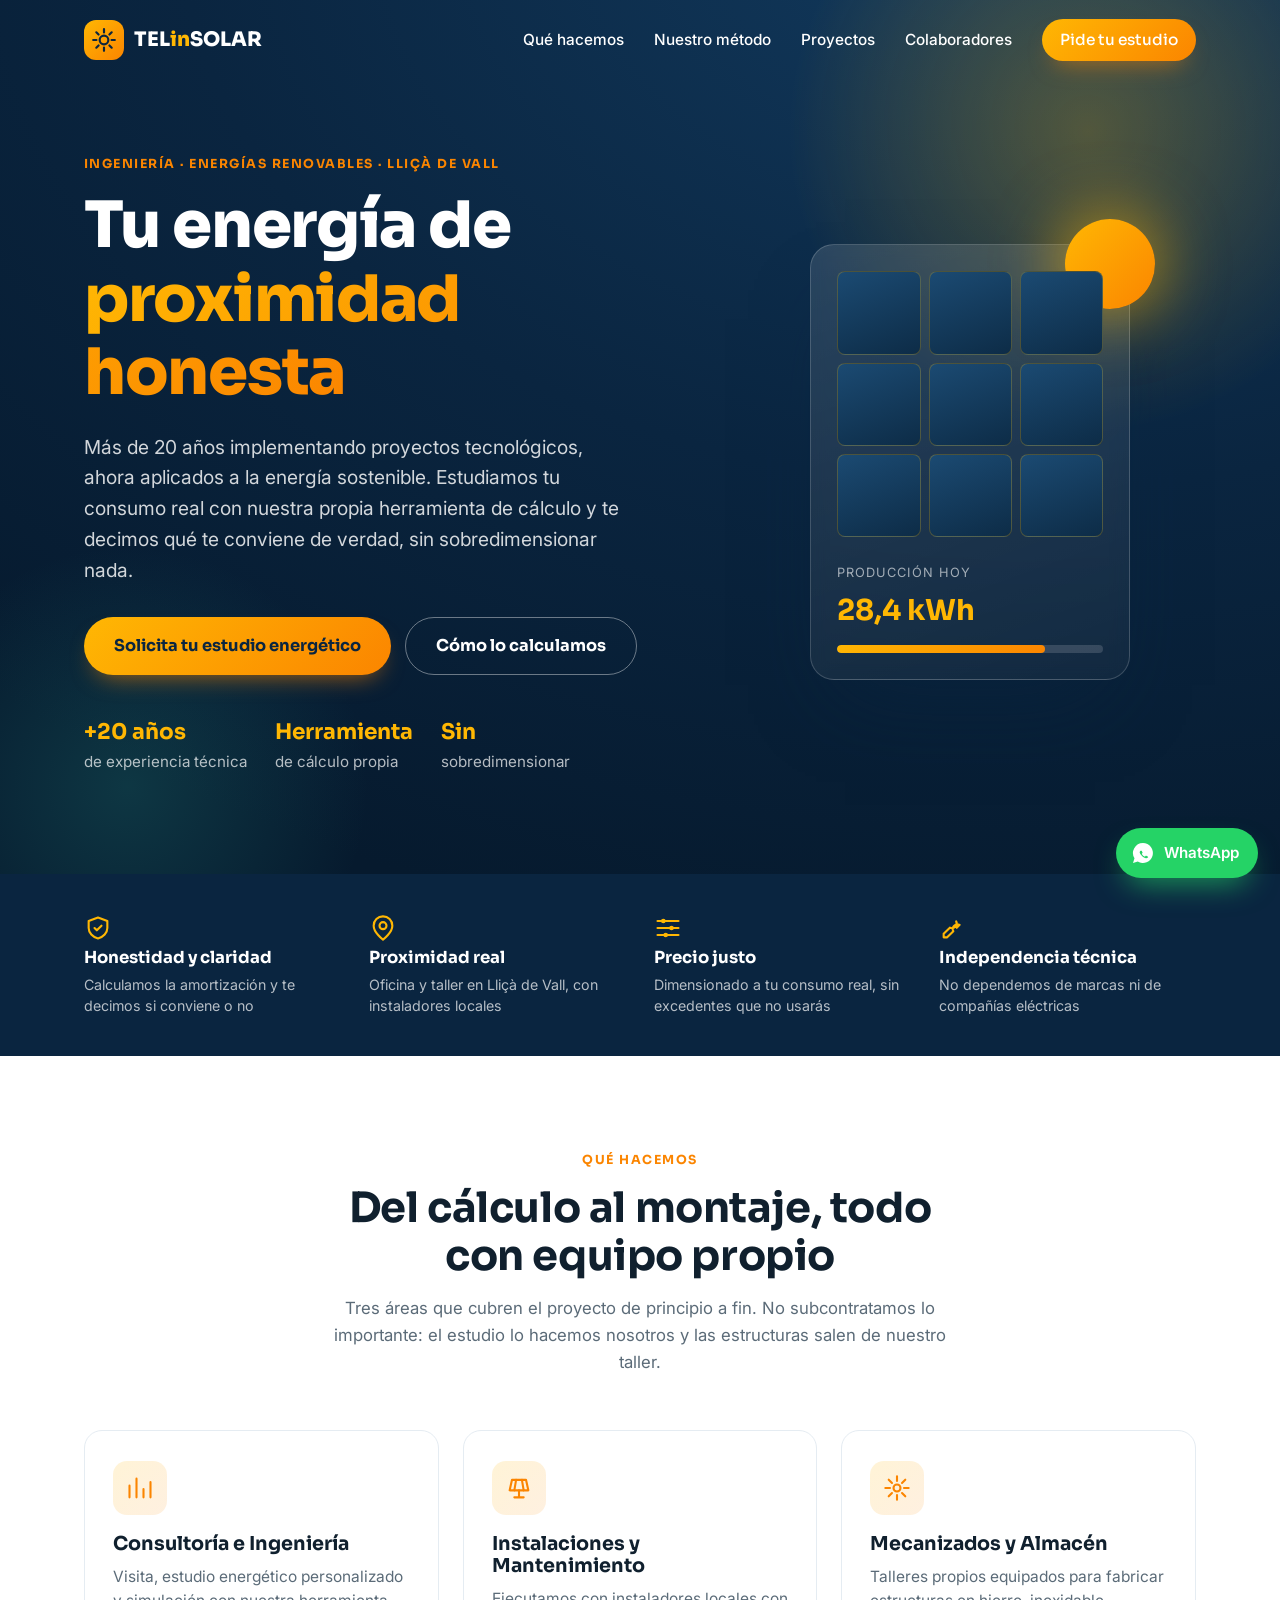
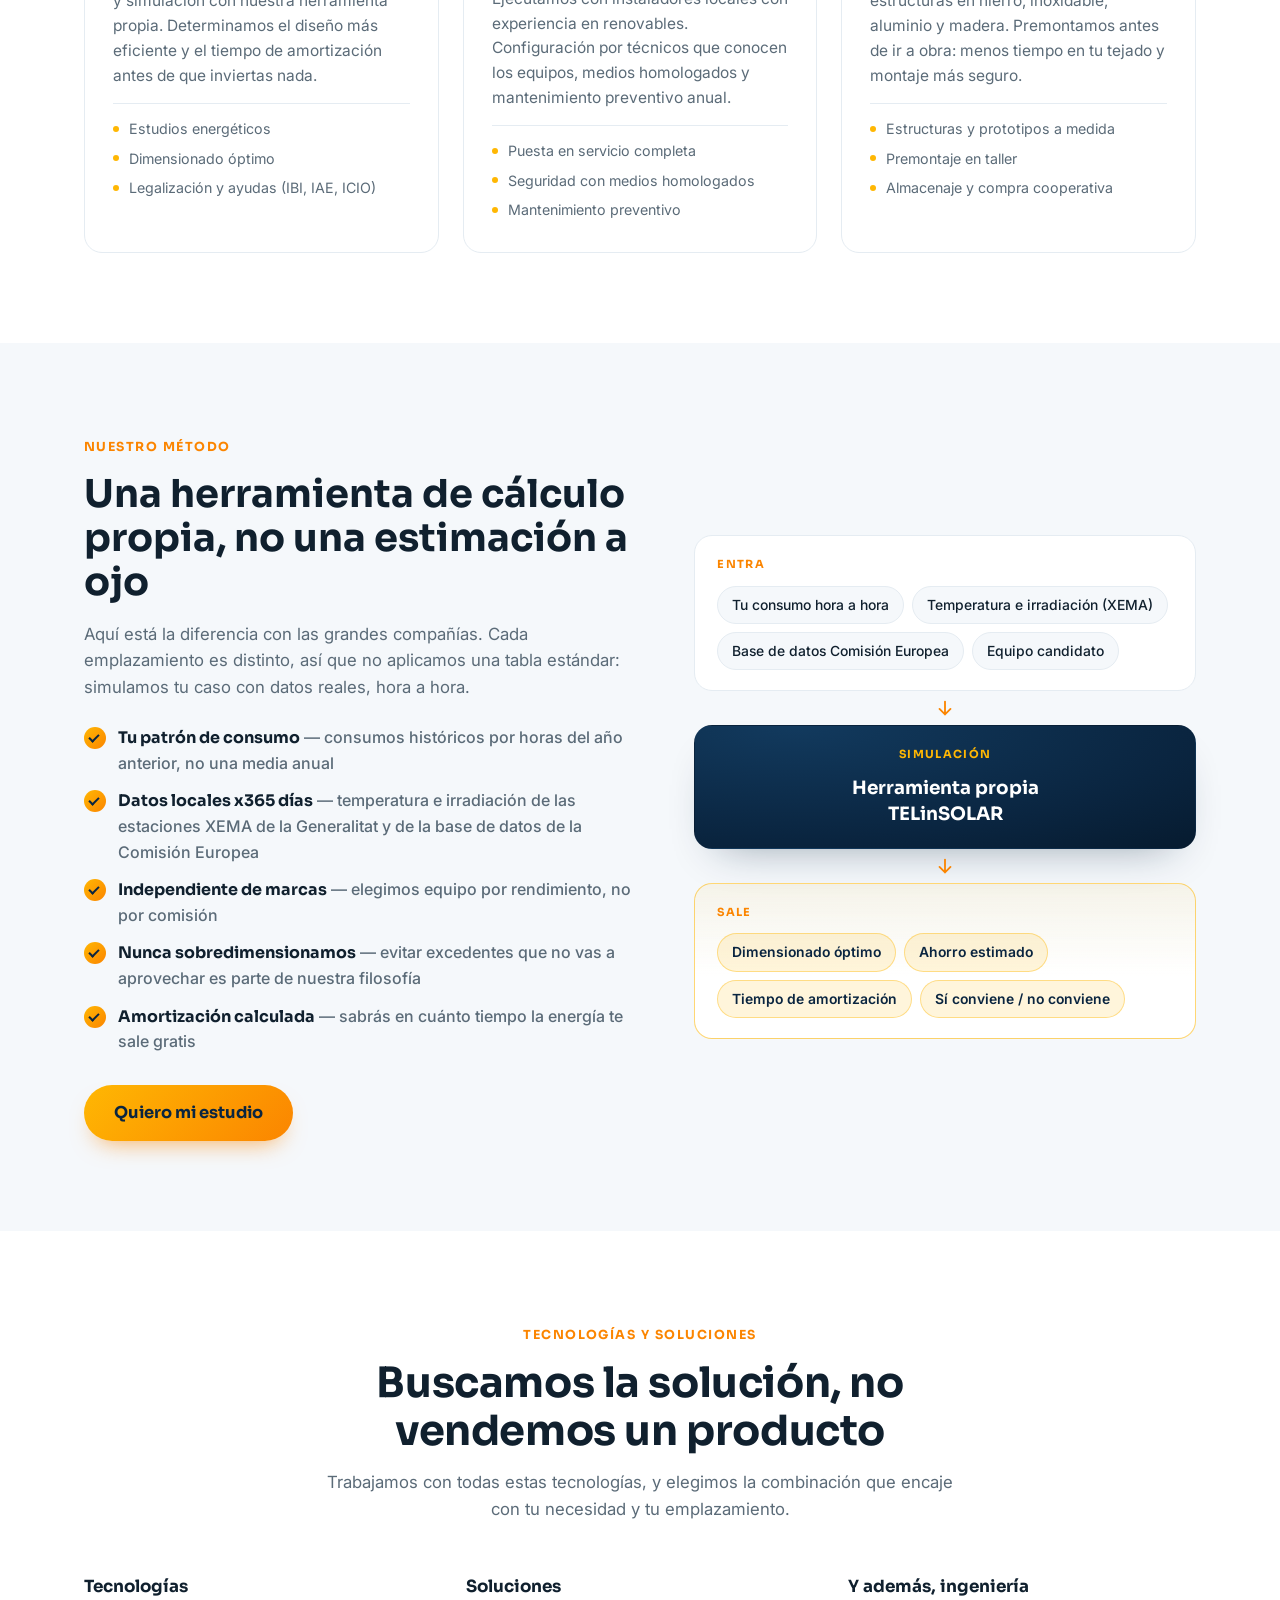
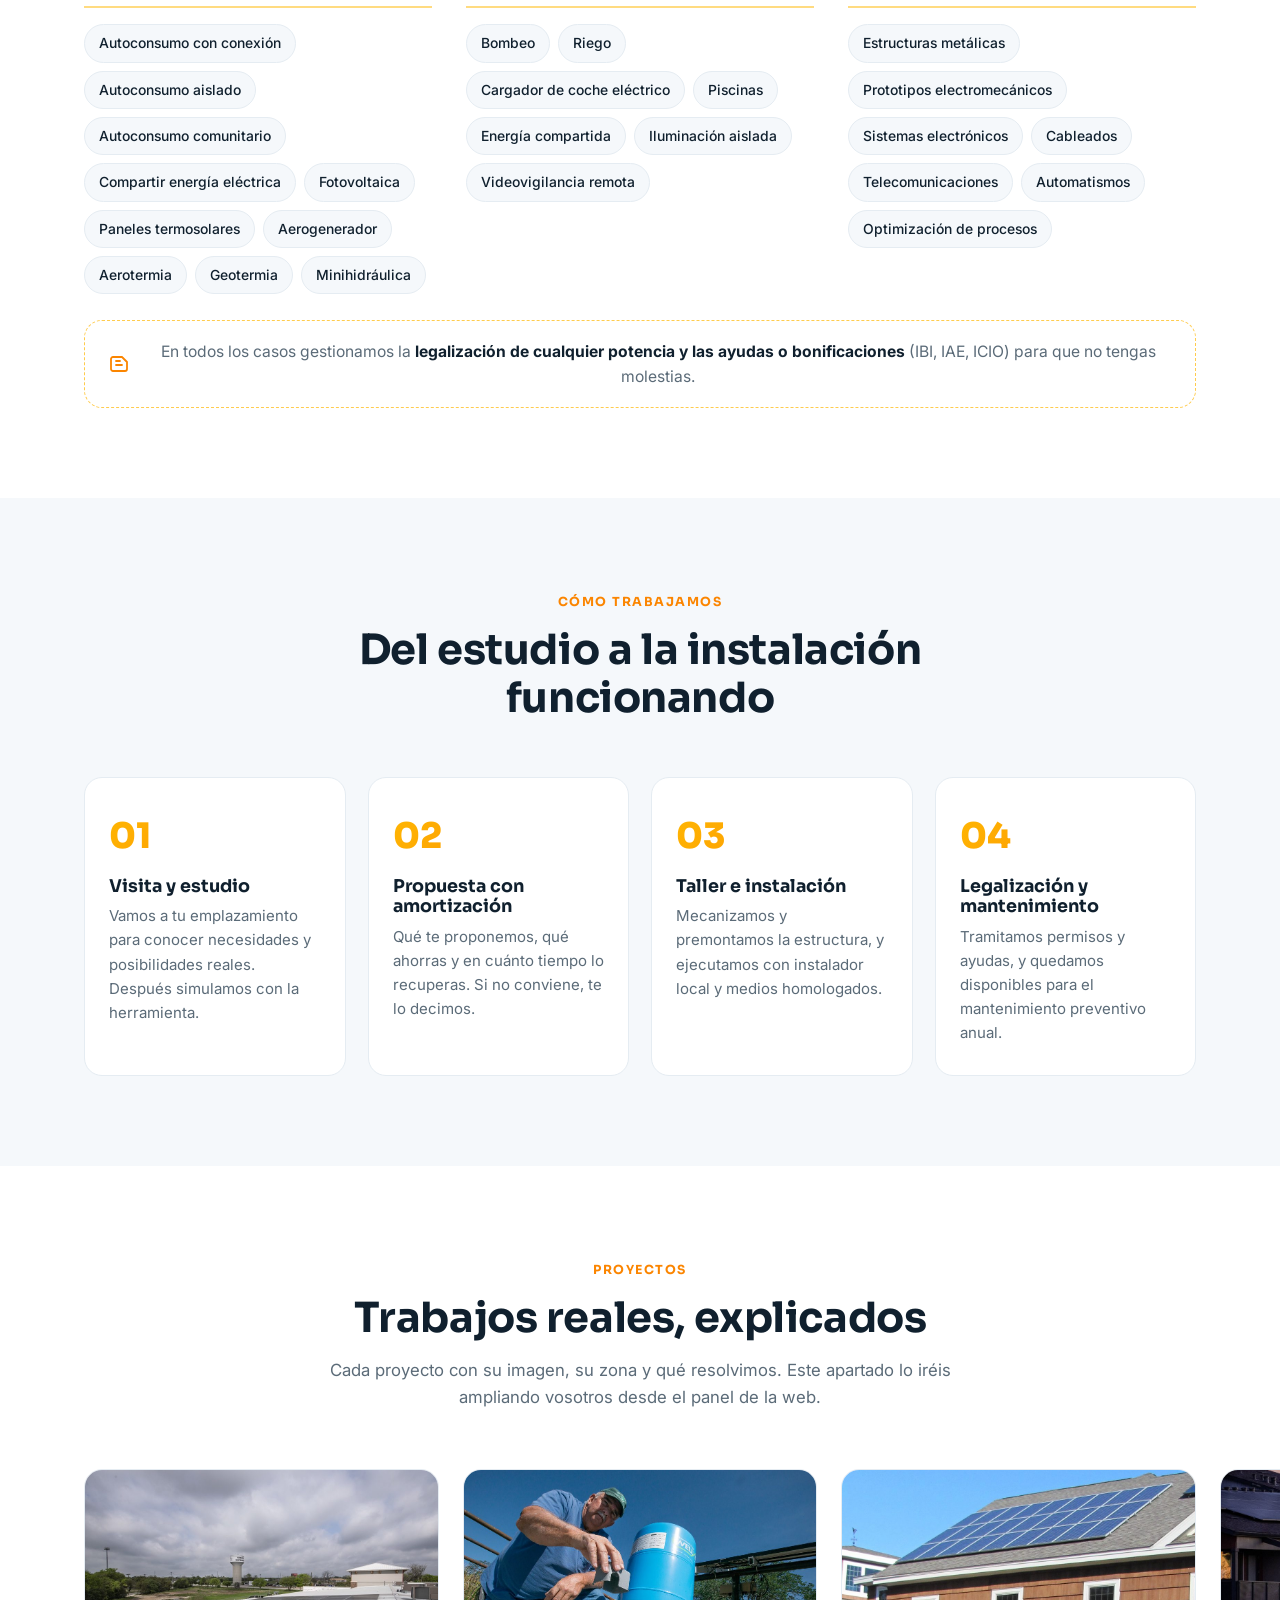
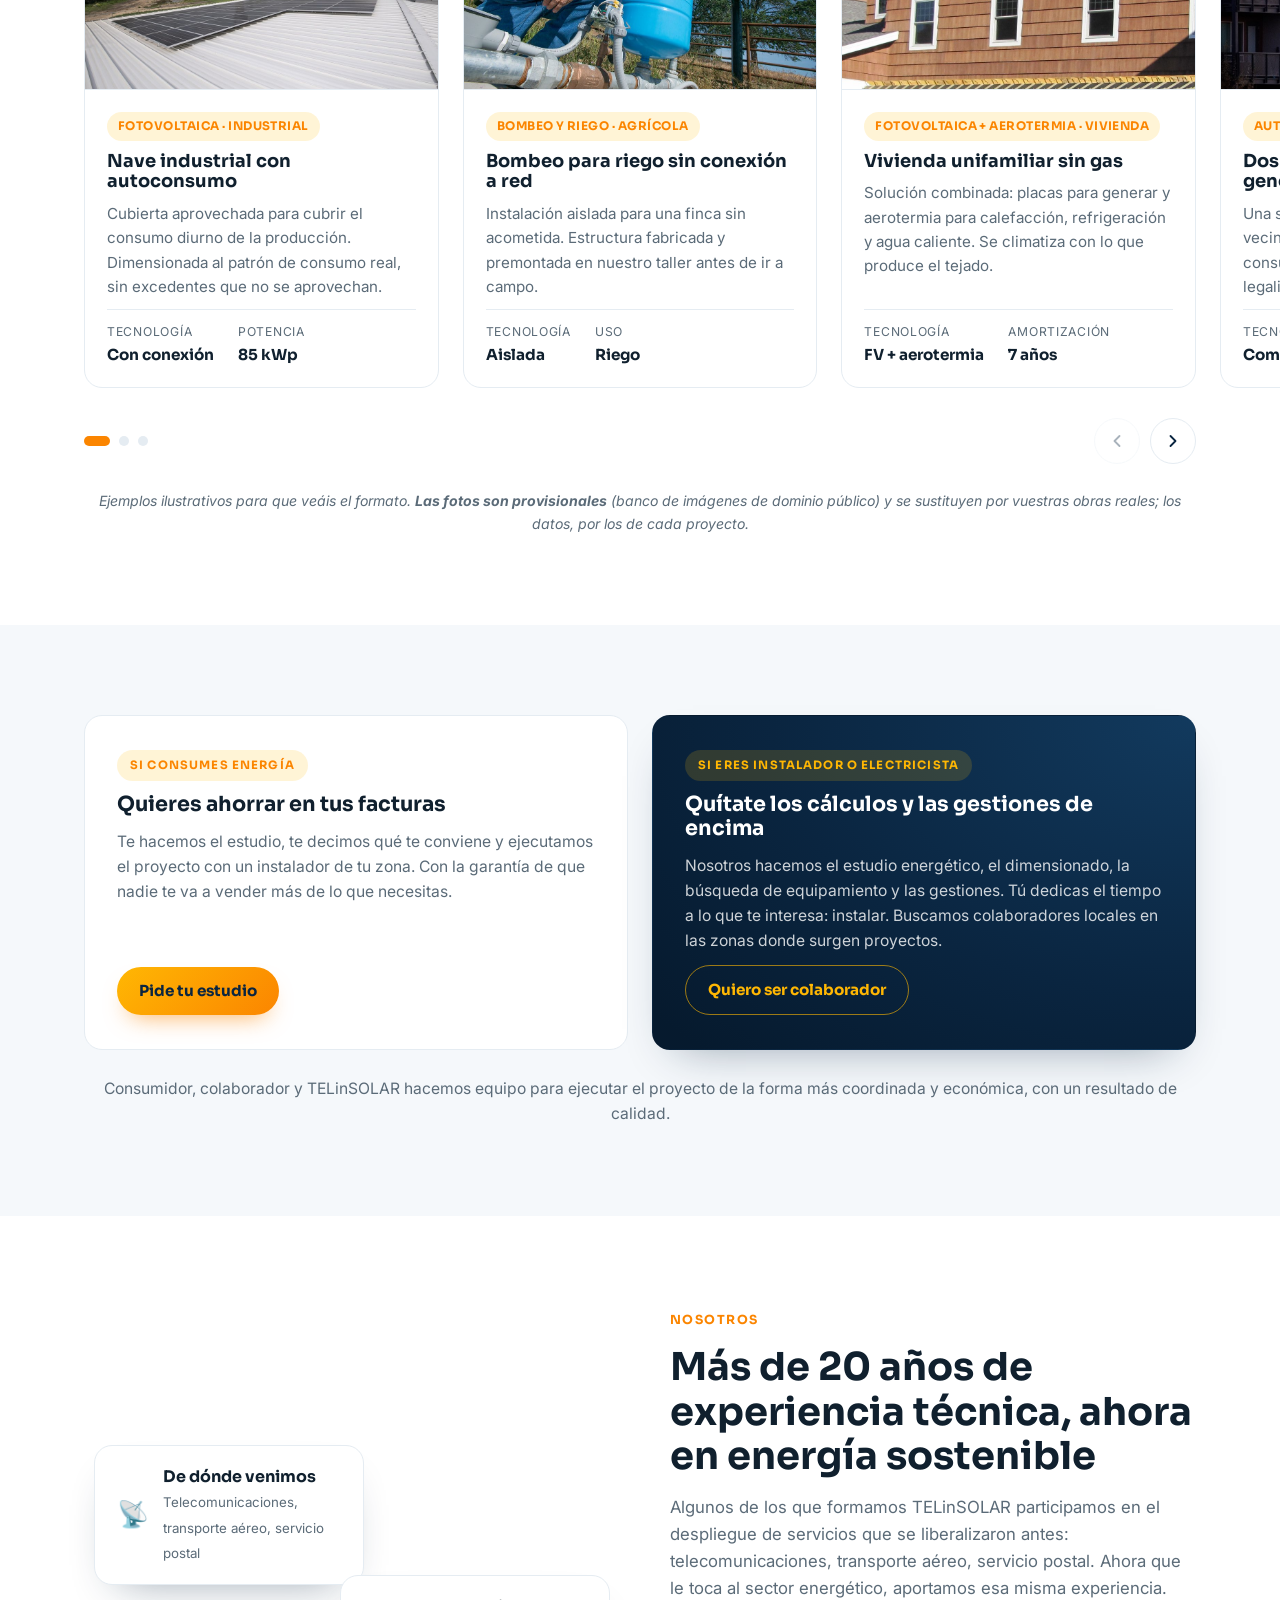
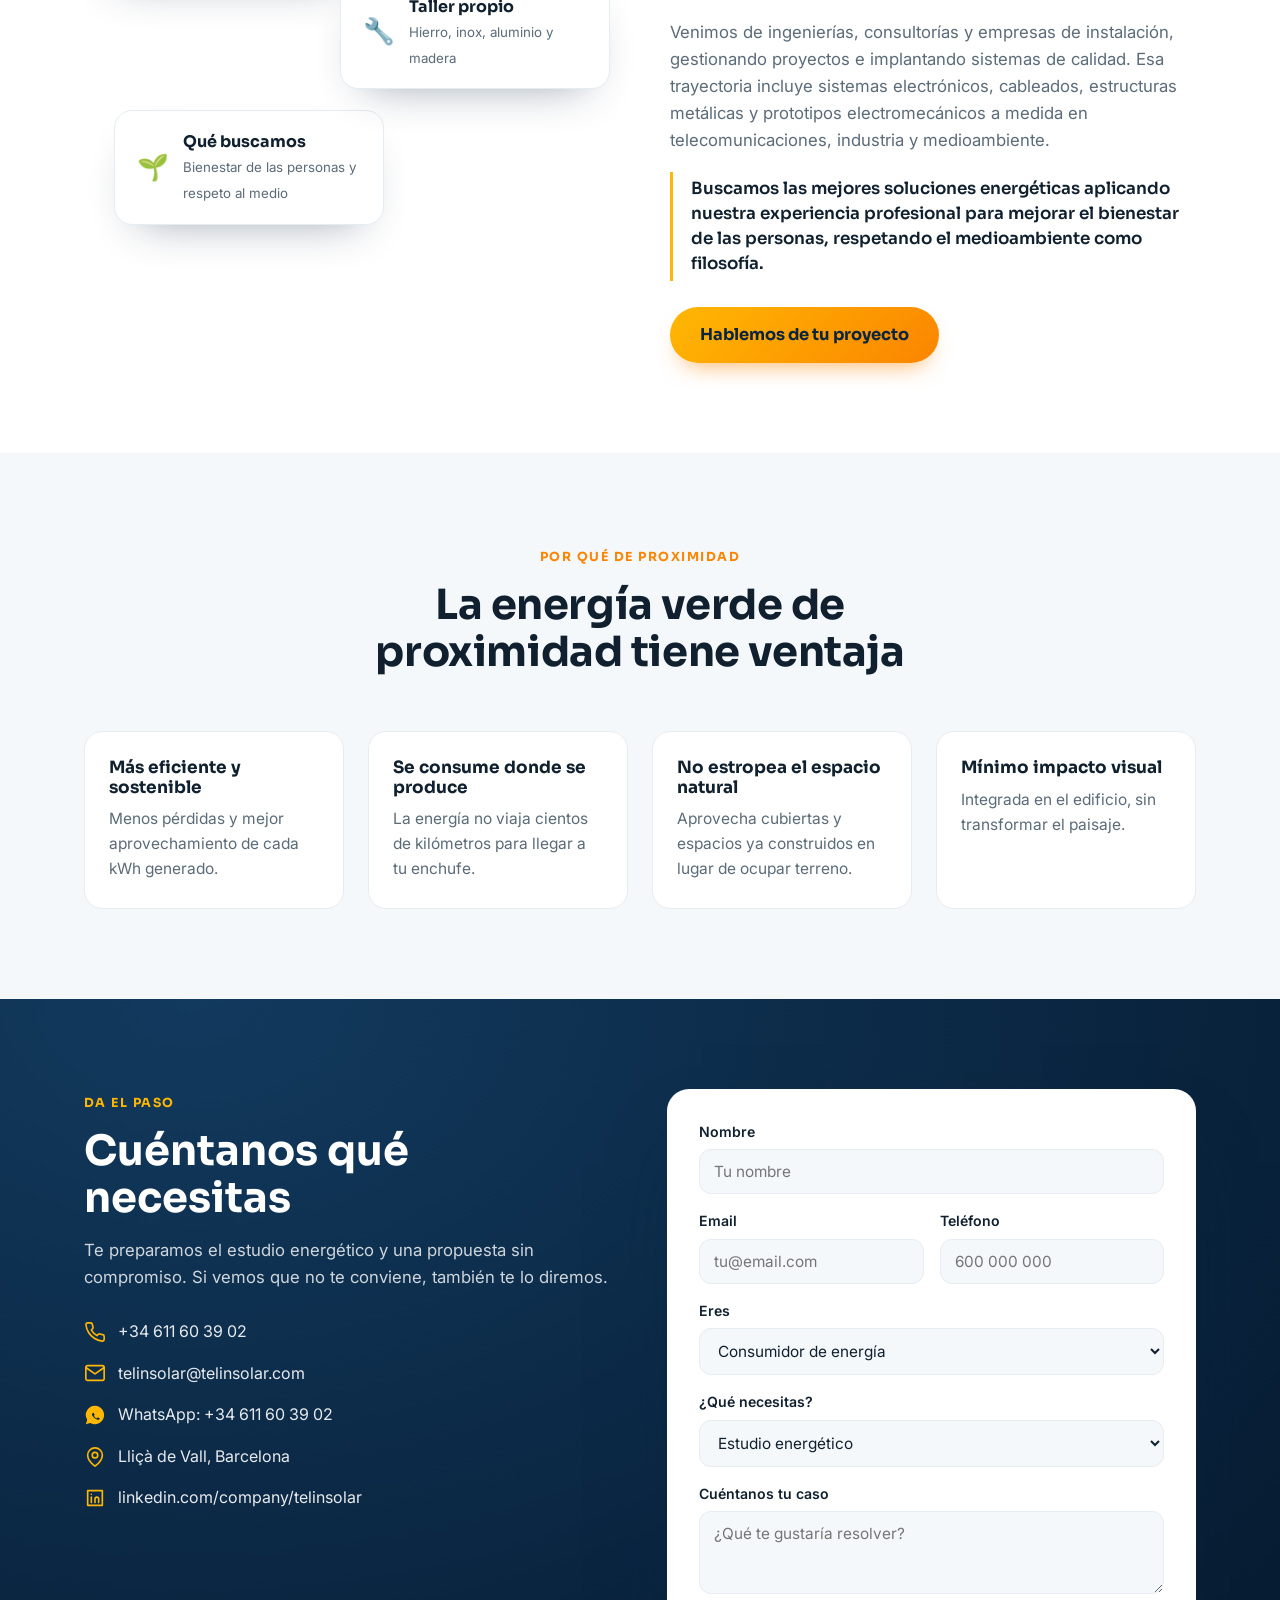
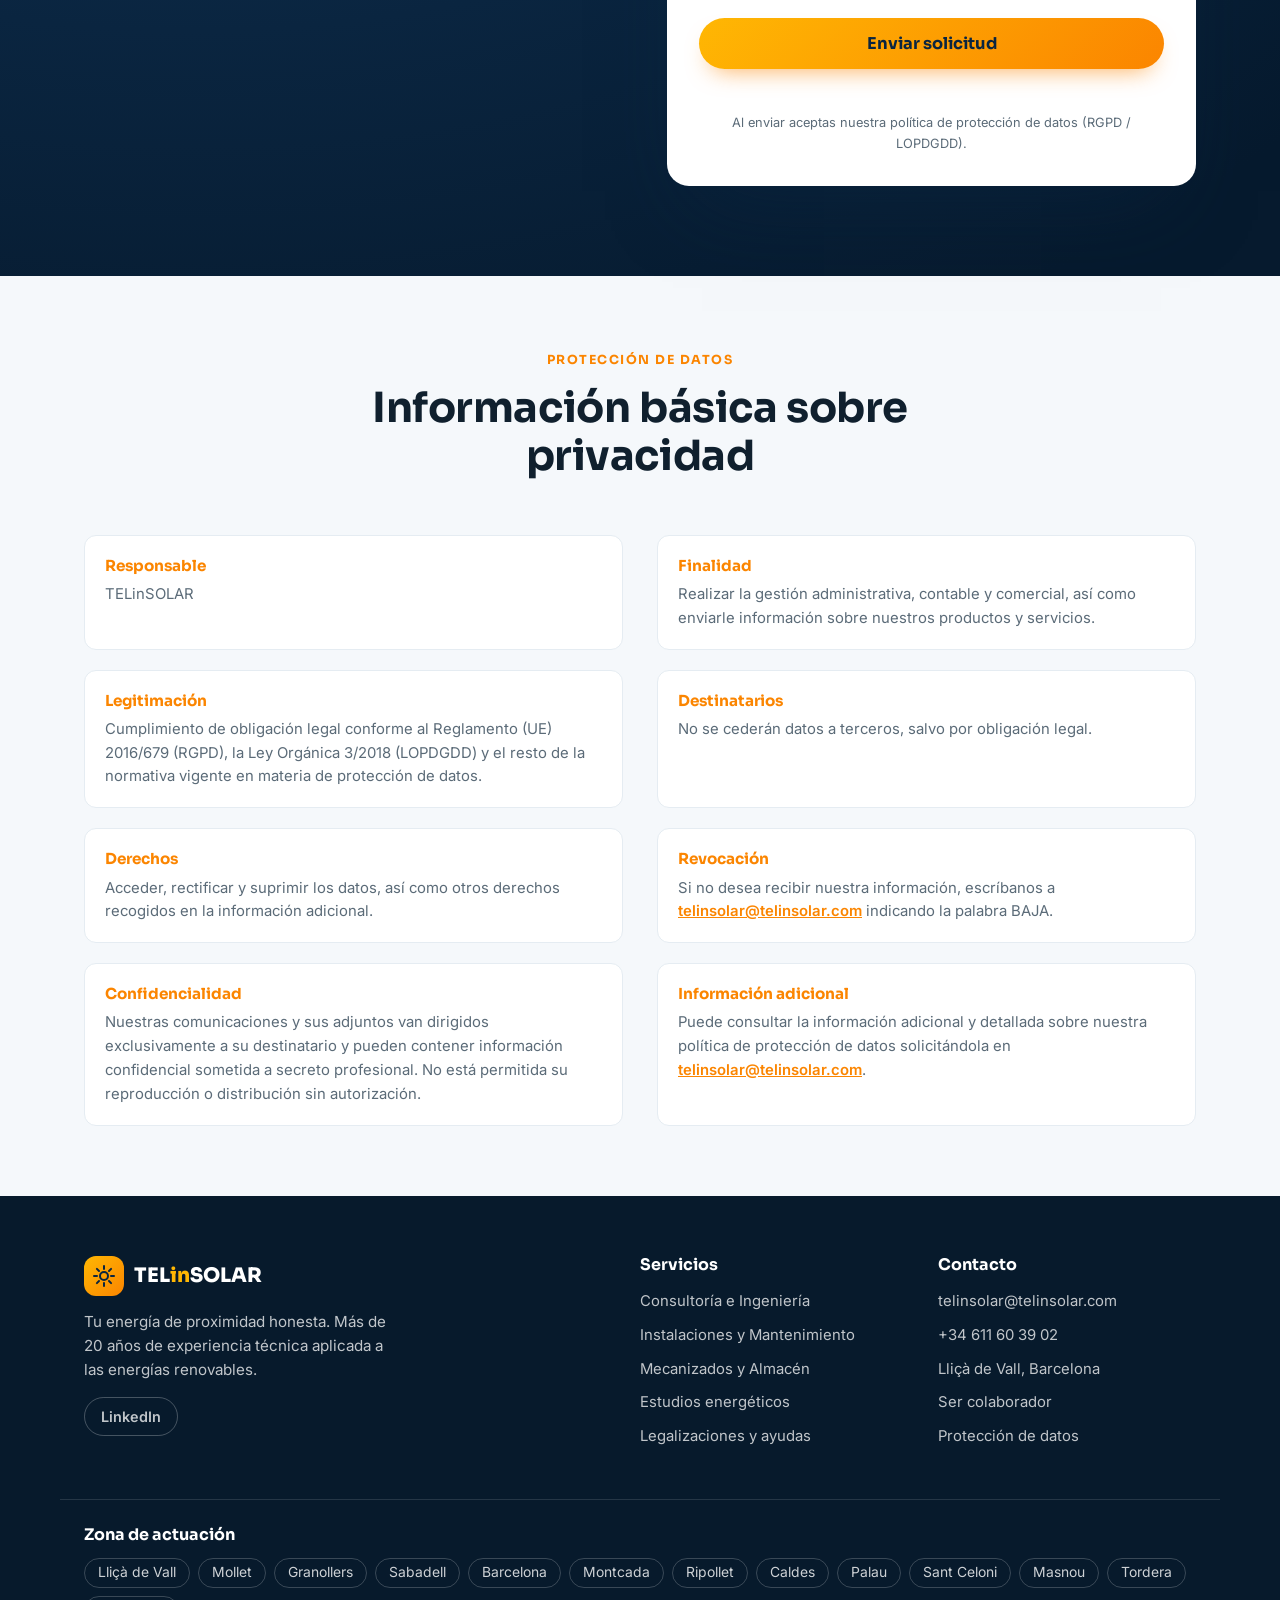
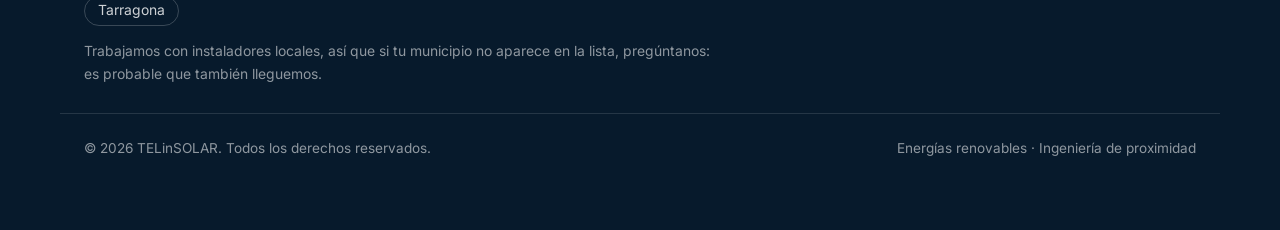
<file: static/telinsolar/index.html>
<!DOCTYPE html>
<html lang="es">
<head>
    <meta charset="UTF-8">
    <meta name="viewport" content="width=device-width, initial-scale=1.0">
    <meta name="robots" content="noindex, nofollow">
    <!-- Maqueta de trabajo: no indexar. Se retira al publicar en el dominio del cliente. -->
    <title>TELinSOLAR — Tu energía de proximidad honesta | Ingeniería y energías renovables en Lliçà de Vall</title>
    <meta name="description" content="Más de 20 años de experiencia en proyectos tecnológicos y energías renovables. Estudios energéticos con herramienta propia de cálculo, fotovoltaica, termosolar, eólica, aerotermia y geotermia. Ingeniería, instalación, mecanizados y legalizaciones. Lliçà de Vall, Barcelona.">
    <meta name="keywords" content="energía solar, fotovoltaica, autoconsumo, termosolar, eólica, aerotermia, geotermia, minihidráulica, estudios energéticos, legalización instalaciones, Lliçà de Vall, Vallès Oriental, Barcelona, Mollet, Granollers, Sabadell, Montcada, Ripollet, Caldes, Palau, Sant Celoni, Masnou, Tordera, Tarragona">
    <link rel="preconnect" href="https://fonts.googleapis.com">
    <link rel="preconnect" href="https://fonts.gstatic.com" crossorigin>
    <link href="https://fonts.googleapis.com/css2?family=Sora:wght@400;600;700;800&family=Inter:wght@400;500;600&display=swap" rel="stylesheet">
    <link rel="stylesheet" href="styles.css">
</head>
<body>
    <!-- Header -->
    <header class="header" id="header">
        <nav class="nav container">
            <a href="#inicio" class="logo" aria-label="TELinSOLAR inicio">
                <span class="logo-mark" aria-hidden="true">
                    <svg viewBox="0 0 24 24" width="26" height="26" fill="none" stroke="currentColor" stroke-width="2" stroke-linecap="round" stroke-linejoin="round">
                        <circle cx="12" cy="12" r="4"></circle>
                        <path d="M12 2v3M12 19v3M2 12h3M19 12h3M4.9 4.9l2.1 2.1M17 17l2.1 2.1M4.9 19.1l2.1-2.1M17 7l2.1-2.1"></path>
                    </svg>
                </span>
                <span class="logo-text">TEL<strong>in</strong>SOLAR</span>
            </a>
            <ul class="nav-links" id="navLinks">
                <li><a href="#servicios">Qué hacemos</a></li>
                <li><a href="#herramienta">Nuestro método</a></li>
                <li><a href="#proyectos">Proyectos</a></li>
                <li><a href="#colaboradores">Colaboradores</a></li>
                <li><a href="#contacto" class="btn btn-sm">Pide tu estudio</a></li>
            </ul>
            <button class="nav-toggle" id="navToggle" aria-label="Abrir menú" aria-expanded="false">
                <span></span><span></span><span></span>
            </button>
        </nav>
    </header>

    <!-- Hero -->
    <section class="hero" id="inicio">
        <div class="hero-bg" aria-hidden="true"></div>
        <div class="container hero-inner">
            <div class="hero-content">
                <span class="eyebrow">Ingeniería · Energías renovables · Lliçà de Vall</span>
                <h1>Tu energía de<br><span class="grad">proximidad honesta</span></h1>
                <p class="lead">Más de 20 años implementando proyectos tecnológicos, ahora aplicados a la energía sostenible. Estudiamos tu consumo real con nuestra propia herramienta de cálculo y te decimos qué te conviene de verdad, sin sobredimensionar nada.</p>
                <div class="hero-actions">
                    <a href="#contacto" class="btn btn-lg">Solicita tu estudio energético</a>
                    <a href="#herramienta" class="btn btn-ghost btn-lg">Cómo lo calculamos</a>
                </div>
                <ul class="hero-trust">
                    <li><strong>+20 años</strong> de experiencia técnica</li>
                    <li><strong>Herramienta</strong> de cálculo propia</li>
                    <li><strong>Sin</strong> sobredimensionar</li>
                </ul>
            </div>
            <div class="hero-panel" aria-hidden="true">
                <div class="panel-card">
                    <div class="panel-sun"></div>
                    <div class="panel-grid">
                        <span></span><span></span><span></span>
                        <span></span><span></span><span></span>
                        <span></span><span></span><span></span>
                    </div>
                    <div class="panel-stat">
                        <span class="panel-stat-label">Producción hoy</span>
                        <span class="panel-stat-value">28,4 kWh</span>
                        <div class="panel-bar"><i></i></div>
                    </div>
                </div>
            </div>
        </div>
    </section>

    <!-- Pillars strip -->
    <section class="strip">
        <div class="container strip-inner">
            <div class="pillar">
                <svg viewBox="0 0 24 24" fill="none" stroke="currentColor" stroke-width="1.8" stroke-linecap="round" stroke-linejoin="round" aria-hidden="true"><path d="M12 3 4 6v6c0 4.2 3.4 7.8 8 9 4.6-1.2 8-4.8 8-9V6l-8-3Z"></path><path d="m9 12 2 2 4-4"></path></svg>
                <strong>Honestidad y claridad</strong>
                <span>Calculamos la amortización y te decimos si conviene o no</span>
            </div>
            <div class="pillar">
                <svg viewBox="0 0 24 24" fill="none" stroke="currentColor" stroke-width="1.8" stroke-linecap="round" stroke-linejoin="round" aria-hidden="true"><path d="M20 10c0 6-8 12-8 12s-8-6-8-12a8 8 0 0 1 16 0Z"></path><circle cx="12" cy="10" r="3"></circle></svg>
                <strong>Proximidad real</strong>
                <span>Oficina y taller en Lliçà de Vall, con instaladores locales</span>
            </div>
            <div class="pillar">
                <svg viewBox="0 0 24 24" fill="none" stroke="currentColor" stroke-width="1.8" stroke-linecap="round" stroke-linejoin="round" aria-hidden="true"><path d="M3 6h18M3 12h18M3 18h18"></path><circle cx="8" cy="6" r="2" fill="currentColor" stroke="none"></circle><circle cx="15" cy="12" r="2" fill="currentColor" stroke="none"></circle><circle cx="10" cy="18" r="2" fill="currentColor" stroke="none"></circle></svg>
                <strong>Precio justo</strong>
                <span>Dimensionado a tu consumo real, sin excedentes que no usarás</span>
            </div>
            <div class="pillar">
                <svg viewBox="0 0 24 24" fill="none" stroke="currentColor" stroke-width="1.8" stroke-linecap="round" stroke-linejoin="round" aria-hidden="true"><path d="M14.7 6.3a4 4 0 0 1-5.4 5.4L4 17v3h3l5.3-5.3a4 4 0 0 1 5.4-5.4l-2.5 2.5"></path></svg>
                <strong>Independencia técnica</strong>
                <span>No dependemos de marcas ni de compañías eléctricas</span>
            </div>
        </div>
    </section>

    <!-- Services: their 3 real pillars -->
    <section class="section" id="servicios">
        <div class="container">
            <div class="section-head">
                <span class="eyebrow">Qué hacemos</span>
                <h2>Del cálculo al montaje, todo con equipo propio</h2>
                <p>Tres áreas que cubren el proyecto de principio a fin. No subcontratamos lo importante: el estudio lo hacemos nosotros y las estructuras salen de nuestro taller.</p>
            </div>
            <div class="cards cards-3">
                <article class="card">
                    <div class="card-icon">
                        <svg viewBox="0 0 24 24" fill="none" stroke="currentColor" stroke-width="1.8" stroke-linecap="round" stroke-linejoin="round"><path d="M3 20V10M9 20V4M15 20v-7M21 20V7"></path></svg>
                    </div>
                    <h3>Consultoría e Ingeniería</h3>
                    <p>Visita, estudio energético personalizado y simulación con nuestra herramienta propia. Determinamos el diseño más eficiente y el tiempo de amortización antes de que inviertas nada.</p>
                    <ul class="mini-list">
                        <li>Estudios energéticos</li>
                        <li>Dimensionado óptimo</li>
                        <li>Legalización y ayudas (IBI, IAE, ICIO)</li>
                    </ul>
                </article>
                <article class="card">
                    <div class="card-icon">
                        <svg viewBox="0 0 24 24" fill="none" stroke="currentColor" stroke-width="1.8" stroke-linecap="round" stroke-linejoin="round"><path d="M4 14h16l-2-9H6l-2 9Z"></path><path d="M12 14v6M8 20h8M9.5 5 8 14M14.5 5 16 14"></path></svg>
                    </div>
                    <h3>Instalaciones y Mantenimiento</h3>
                    <p>Ejecutamos con instaladores locales con experiencia en renovables. Configuración por técnicos que conocen los equipos, medios homologados y mantenimiento preventivo anual.</p>
                    <ul class="mini-list">
                        <li>Puesta en servicio completa</li>
                        <li>Seguridad con medios homologados</li>
                        <li>Mantenimiento preventivo</li>
                    </ul>
                </article>
                <article class="card">
                    <div class="card-icon">
                        <svg viewBox="0 0 24 24" fill="none" stroke="currentColor" stroke-width="1.8" stroke-linecap="round" stroke-linejoin="round"><path d="M12 2v4M12 18v4M4.9 4.9l2.8 2.8M16.3 16.3l2.8 2.8M2 12h4M18 12h4M4.9 19.1l2.8-2.8M16.3 7.7l2.8-2.8"></path><circle cx="12" cy="12" r="3"></circle></svg>
                    </div>
                    <h3>Mecanizados y Almacén</h3>
                    <p>Talleres propios equipados para fabricar estructuras en hierro, inoxidable, aluminio y madera. Premontamos antes de ir a obra: menos tiempo en tu tejado y montaje más seguro.</p>
                    <ul class="mini-list">
                        <li>Estructuras y prototipos a medida</li>
                        <li>Premontaje en taller</li>
                        <li>Almacenaje y compra cooperativa</li>
                    </ul>
                </article>
            </div>
        </div>
    </section>

    <!-- The proprietary tool: their strongest differentiator -->
    <section class="section section-alt" id="herramienta">
        <div class="container tool-grid">
            <div class="tool-content">
                <span class="eyebrow">Nuestro método</span>
                <h2>Una herramienta de cálculo propia, no una estimación a ojo</h2>
                <p>Aquí está la diferencia con las grandes compañías. Cada emplazamiento es distinto, así que no aplicamos una tabla estándar: simulamos tu caso con datos reales, hora a hora.</p>
                <ul class="check-list">
                    <li><strong>Tu patrón de consumo</strong> — consumos históricos por horas del año anterior, no una media anual</li>
                    <li><strong>Datos locales x365 días</strong> — temperatura e irradiación de las estaciones XEMA de la Generalitat y de la base de datos de la Comisión Europea</li>
                    <li><strong>Independiente de marcas</strong> — elegimos equipo por rendimiento, no por comisión</li>
                    <li><strong>Nunca sobredimensionamos</strong> — evitar excedentes que no vas a aprovechar es parte de nuestra filosofía</li>
                    <li><strong>Amortización calculada</strong> — sabrás en cuánto tiempo la energía te sale gratis</li>
                </ul>
                <a href="#contacto" class="btn btn-lg">Quiero mi estudio</a>
            </div>
            <div class="tool-visual" role="img" aria-label="Esquema del método: entran tu patrón de consumo, los datos meteorológicos locales y las características del equipo; la herramienta simula; y sale el dimensionado óptimo con su amortización.">
                <div class="flow-step">
                    <span class="flow-label">Entra</span>
                    <div class="flow-items">
                        <span class="chip">Tu consumo hora a hora</span>
                        <span class="chip">Temperatura e irradiación (XEMA)</span>
                        <span class="chip">Base de datos Comisión Europea</span>
                        <span class="chip">Equipo candidato</span>
                    </div>
                </div>
                <div class="flow-arrow" aria-hidden="true">
                    <svg viewBox="0 0 24 24" fill="none" stroke="currentColor" stroke-width="2" stroke-linecap="round" stroke-linejoin="round"><path d="M12 5v14M6 13l6 6 6-6"></path></svg>
                </div>
                <div class="flow-step flow-core">
                    <span class="flow-label light">Simulación</span>
                    <strong>Herramienta propia<br>TELinSOLAR</strong>
                </div>
                <div class="flow-arrow" aria-hidden="true">
                    <svg viewBox="0 0 24 24" fill="none" stroke="currentColor" stroke-width="2" stroke-linecap="round" stroke-linejoin="round"><path d="M12 5v14M6 13l6 6 6-6"></path></svg>
                </div>
                <div class="flow-step flow-out">
                    <span class="flow-label">Sale</span>
                    <div class="flow-items">
                        <span class="chip chip-out">Dimensionado óptimo</span>
                        <span class="chip chip-out">Ahorro estimado</span>
                        <span class="chip chip-out">Tiempo de amortización</span>
                        <span class="chip chip-out">Sí conviene / no conviene</span>
                    </div>
                </div>
            </div>
        </div>
    </section>

    <!-- Technologies & solutions -->
    <section class="section" id="tecnologias">
        <div class="container">
            <div class="section-head">
                <span class="eyebrow">Tecnologías y soluciones</span>
                <h2>Buscamos la solución, no vendemos un producto</h2>
                <p>Trabajamos con todas estas tecnologías, y elegimos la combinación que encaje con tu necesidad y tu emplazamiento.</p>
            </div>
            <div class="taggroups">
                <div class="taggroup">
                    <h3>Tecnologías</h3>
                    <div class="tagcloud">
                        <span class="chip">Autoconsumo con conexión</span>
                        <span class="chip">Autoconsumo aislado</span>
                        <span class="chip">Autoconsumo comunitario</span>
                        <span class="chip">Compartir energía eléctrica</span>
                        <span class="chip">Fotovoltaica</span>
                        <span class="chip">Paneles termosolares</span>
                        <span class="chip">Aerogenerador</span>
                        <span class="chip">Aerotermia</span>
                        <span class="chip">Geotermia</span>
                        <span class="chip">Minihidráulica</span>
                    </div>
                </div>
                <div class="taggroup">
                    <h3>Soluciones</h3>
                    <div class="tagcloud">
                        <span class="chip">Bombeo</span>
                        <span class="chip">Riego</span>
                        <span class="chip">Cargador de coche eléctrico</span>
                        <span class="chip">Piscinas</span>
                        <span class="chip">Energía compartida</span>
                        <span class="chip">Iluminación aislada</span>
                        <span class="chip">Videovigilancia remota</span>
                    </div>
                </div>
                <div class="taggroup">
                    <h3>Y además, ingeniería</h3>
                    <div class="tagcloud">
                        <span class="chip">Estructuras metálicas</span>
                        <span class="chip">Prototipos electromecánicos</span>
                        <span class="chip">Sistemas electrónicos</span>
                        <span class="chip">Cableados</span>
                        <span class="chip">Telecomunicaciones</span>
                        <span class="chip">Automatismos</span>
                        <span class="chip">Optimización de procesos</span>
                    </div>
                </div>
            </div>
            <div class="hub-base">
                <svg viewBox="0 0 24 24" fill="none" stroke="currentColor" stroke-width="1.8" stroke-linecap="round" stroke-linejoin="round" aria-hidden="true"><path d="M4 17V7a2 2 0 0 1 2-2h9l5 5v7a2 2 0 0 1-2 2H6a2 2 0 0 1-2-2Z"></path><path d="M9 9h4M9 13h6"></path></svg>
                <span>En todos los casos gestionamos la <strong>legalización de cualquier potencia y las ayudas o bonificaciones</strong> (IBI, IAE, ICIO) para que no tengas molestias.</span>
            </div>
        </div>
    </section>

    <!-- Process -->
    <section class="section section-alt" id="proceso">
        <div class="container">
            <div class="section-head">
                <span class="eyebrow">Cómo trabajamos</span>
                <h2>Del estudio a la instalación funcionando</h2>
            </div>
            <div class="steps">
                <div class="step">
                    <span class="step-num">01</span>
                    <h3>Visita y estudio</h3>
                    <p>Vamos a tu emplazamiento para conocer necesidades y posibilidades reales. Después simulamos con la herramienta.</p>
                </div>
                <div class="step">
                    <span class="step-num">02</span>
                    <h3>Propuesta con amortización</h3>
                    <p>Qué te proponemos, qué ahorras y en cuánto tiempo lo recuperas. Si no conviene, te lo decimos.</p>
                </div>
                <div class="step">
                    <span class="step-num">03</span>
                    <h3>Taller e instalación</h3>
                    <p>Mecanizamos y premontamos la estructura, y ejecutamos con instalador local y medios homologados.</p>
                </div>
                <div class="step">
                    <span class="step-num">04</span>
                    <h3>Legalización y mantenimiento</h3>
                    <p>Tramitamos permisos y ayudas, y quedamos disponibles para el mantenimiento preventivo anual.</p>
                </div>
            </div>
        </div>
    </section>

    <!-- Projects carousel -->
    <section class="section" id="proyectos">
        <div class="container">
            <div class="section-head">
                <span class="eyebrow">Proyectos</span>
                <h2>Trabajos reales, explicados</h2>
                <p>Cada proyecto con su imagen, su zona y qué resolvimos. Este apartado lo iréis ampliando vosotros desde el panel de la web.</p>
            </div>
        </div>

        <div class="carousel" role="region" aria-roledescription="carrusel" aria-label="Proyectos de TELinSOLAR">
            <ul class="carousel-track" id="projectsTrack" tabindex="0" aria-label="Lista de proyectos. Usa las flechas del teclado para desplazarte.">
                <li class="project-card">
                    <div class="pv">
                        <img src="assets/img/proyecto-01-nave-industrial.jpg"
                             width="1024" height="640"
                             alt="Cubierta metálica de nave industrial cubierta de placas fotovoltaicas"
                             loading="lazy" decoding="async">
                    </div>
                    <div class="project-body">
                        <span class="tag">Fotovoltaica · Industrial</span>
                        <h3>Nave industrial con autoconsumo</h3>
                        <p>Cubierta aprovechada para cubrir el consumo diurno de la producción. Dimensionada al patrón de consumo real, sin excedentes que no se aprovechan.</p>
                        <ul class="project-meta">
                            <li><span>Tecnología</span><strong>Con conexión</strong></li>
                            <li><span>Potencia</span><strong>85 kWp</strong></li>
                        </ul>
                    </div>
                </li>

                <li class="project-card">
                    <div class="pv">
                        <img src="assets/img/proyecto-02-bombeo-riego.jpg"
                             width="1023" height="639"
                             alt="Técnico ajustando un grupo de bombeo alimentado con energía solar en una finca"
                             loading="lazy" decoding="async">
                    </div>
                    <div class="project-body">
                        <span class="tag">Bombeo y riego · Agrícola</span>
                        <h3>Bombeo para riego sin conexión a red</h3>
                        <p>Instalación aislada para una finca sin acometida. Estructura fabricada y premontada en nuestro taller antes de ir a campo.</p>
                        <ul class="project-meta">
                            <li><span>Tecnología</span><strong>Aislada</strong></li>
                            <li><span>Uso</span><strong>Riego</strong></li>
                        </ul>
                    </div>
                </li>

                <li class="project-card">
                    <div class="pv">
                        <img src="assets/img/proyecto-03-vivienda-aerotermia.jpg"
                             width="1024" height="640"
                             alt="Vivienda unifamiliar con placas solares instaladas en el tejado"
                             loading="lazy" decoding="async">
                    </div>
                    <div class="project-body">
                        <span class="tag">Fotovoltaica + Aerotermia · Vivienda</span>
                        <h3>Vivienda unifamiliar sin gas</h3>
                        <p>Solución combinada: placas para generar y aerotermia para calefacción, refrigeración y agua caliente. Se climatiza con lo que produce el tejado.</p>
                        <ul class="project-meta">
                            <li><span>Tecnología</span><strong>FV + aerotermia</strong></li>
                            <li><span>Amortización</span><strong>7 años</strong></li>
                        </ul>
                    </div>
                </li>

                <li class="project-card">
                    <div class="pv">
                        <img src="assets/img/proyecto-04-autoconsumo-comunitario.jpg"
                             width="960" height="600"
                             alt="Bloque de viviendas con placas solares en la cubierta al atardecer"
                             loading="lazy" decoding="async">
                    </div>
                    <div class="project-body">
                        <span class="tag">Autoconsumo comunitario · Vecinos</span>
                        <h3>Dos bloques compartiendo generación</h3>
                        <p>Una sola instalación repartida entre varios vecinos, con el reparto ajustado al consumo de cada vivienda. Tramitación y legalización incluidas.</p>
                        <ul class="project-meta">
                            <li><span>Tecnología</span><strong>Comunitario</strong></li>
                            <li><span>Viviendas</span><strong>14</strong></li>
                        </ul>
                    </div>
                </li>

                <li class="project-card">
                    <div class="pv">
                        <img src="assets/img/proyecto-05-cargador-ve.jpg"
                             width="1024" height="640"
                             alt="Coche eléctrico conectado a un punto de recarga"
                             loading="lazy" decoding="async">
                    </div>
                    <div class="project-body">
                        <span class="tag">Cargador VE · Comercio</span>
                        <h3>Punto de recarga alimentado con solar</h3>
                        <p>Cargador para vehículo eléctrico integrado con la instalación fotovoltaica, para recargar con energía propia en las horas de sol.</p>
                        <ul class="project-meta">
                            <li><span>Tecnología</span><strong>FV + recarga</strong></li>
                            <li><span>Puntos</span><strong>2</strong></li>
                        </ul>
                    </div>
                </li>

                <li class="project-card">
                    <div class="pv">
                        <img src="assets/img/proyecto-06-termosolar-acs.jpg"
                             width="1024" height="640"
                             alt="Batería de captadores solares inclinados sobre una cubierta plana"
                             loading="lazy" decoding="async">
                    </div>
                    <div class="project-body">
                        <span class="tag">Termosolar · Agua caliente</span>
                        <h3>Paneles termosolares para ACS</h3>
                        <p>Agua caliente sanitaria aprovechando el sol directamente, con acumulador. Apoyo a la calefacción en los meses fríos.</p>
                        <ul class="project-meta">
                            <li><span>Tecnología</span><strong>Termosolar</strong></li>
                            <li><span>Acumulación</span><strong>300 l</strong></li>
                        </ul>
                    </div>
                </li>

                <li class="project-card">
                    <div class="pv">
                        <img src="assets/img/proyecto-07-estructura-mecanizados.jpg"
                             width="1200" height="750"
                             alt="Estructura metálica galvanizada montada para soportar equipos"
                             loading="lazy" decoding="async">
                    </div>
                    <div class="project-body">
                        <span class="tag">Mecanizados · Prototipo</span>
                        <h3>Estructura y prototipo a medida</h3>
                        <p>Cuando la solución estándar no existe, la fabricamos. Estructura en inoxidable y aluminio, verificada y premontada en taller antes de subir a obra.</p>
                        <ul class="project-meta">
                            <li><span>Material</span><strong>Inox / aluminio</strong></li>
                            <li><span>Premontaje</span><strong>En taller</strong></li>
                        </ul>
                    </div>
                </li>

                <li class="project-card">
                    <div class="pv">
                        <img src="assets/img/proyecto-08-aislada-vigilancia.jpg"
                             width="960" height="600"
                             alt="Dos cámaras de videovigilancia sobre un poste contra el cielo"
                             loading="lazy" decoding="async">
                    </div>
                    <div class="project-body">
                        <span class="tag">Aislada · Vigilancia e iluminación</span>
                        <h3>Iluminación y videovigilancia remota</h3>
                        <p>Punto autónomo sin acometida eléctrica: alumbrado y cámara alimentados con solar y batería, con acceso remoto a las imágenes.</p>
                        <ul class="project-meta">
                            <li><span>Tecnología</span><strong>Aislada</strong></li>
                            <li><span>Conexión</span><strong>Remota</strong></li>
                        </ul>
                    </div>
                </li>
            </ul>

            <div class="container carousel-foot">
                <div class="carousel-dots" id="projectsDots" role="group" aria-label="Ir a un grupo de proyectos"></div>
                <div class="carousel-nav">
                    <button type="button" class="carousel-btn" id="projectsPrev" aria-label="Proyectos anteriores">
                        <svg viewBox="0 0 24 24" fill="none" stroke="currentColor" stroke-width="2.2" stroke-linecap="round" stroke-linejoin="round" aria-hidden="true"><path d="M15 18l-6-6 6-6"></path></svg>
                    </button>
                    <button type="button" class="carousel-btn" id="projectsNext" aria-label="Proyectos siguientes">
                        <svg viewBox="0 0 24 24" fill="none" stroke="currentColor" stroke-width="2.2" stroke-linecap="round" stroke-linejoin="round" aria-hidden="true"><path d="M9 6l6 6-6 6"></path></svg>
                    </button>
                </div>
            </div>
        </div>

        <div class="container">
            <p class="projects-note">Ejemplos ilustrativos para que veáis el formato. <strong>Las fotos son provisionales</strong> (banco de imágenes de dominio público) y se sustituyen por vuestras obras reales; los datos, por los de cada proyecto.</p>
        </div>
    </section>

    <!-- Collaborators: the B2B funnel -->
    <section class="section section-alt" id="colaboradores">
        <div class="container collab-grid">
            <div class="collab-card">
                <span class="collab-badge">Si consumes energía</span>
                <h3>Quieres ahorrar en tus facturas</h3>
                <p>Te hacemos el estudio, te decimos qué te conviene y ejecutamos el proyecto con un instalador de tu zona. Con la garantía de que nadie te va a vender más de lo que necesitas.</p>
                <a href="#contacto" class="btn">Pide tu estudio</a>
            </div>
            <div class="collab-card collab-card-alt">
                <span class="collab-badge">Si eres instalador o electricista</span>
                <h3>Quítate los cálculos y las gestiones de encima</h3>
                <p>Nosotros hacemos el estudio energético, el dimensionado, la búsqueda de equipamiento y las gestiones. Tú dedicas el tiempo a lo que te interesa: instalar. Buscamos colaboradores locales en las zonas donde surgen proyectos.</p>
                <a href="#contacto" class="btn btn-outline">Quiero ser colaborador</a>
            </div>
        </div>
        <div class="container">
            <p class="collab-note">Consumidor, colaborador y TELinSOLAR hacemos equipo para ejecutar el proyecto de la forma más coordinada y económica, con un resultado de calidad.</p>
        </div>
    </section>

    <!-- About -->
    <section class="section" id="nosotros">
        <div class="container benefits-grid">
            <div class="benefits-visual" aria-hidden="true">
                <div class="bv-card bv-1">
                    <span class="bv-icon">📡</span>
                    <div><strong>De dónde venimos</strong><small>Telecomunicaciones, transporte aéreo, servicio postal</small></div>
                </div>
                <div class="bv-card bv-2">
                    <span class="bv-icon">🔧</span>
                    <div><strong>Taller propio</strong><small>Hierro, inox, aluminio y madera</small></div>
                </div>
                <div class="bv-card bv-3">
                    <span class="bv-icon">🌱</span>
                    <div><strong>Qué buscamos</strong><small>Bienestar de las personas y respeto al medio</small></div>
                </div>
            </div>
            <div class="benefits-content">
                <span class="eyebrow">Nosotros</span>
                <h2>Más de 20 años de experiencia técnica, ahora en energía sostenible</h2>
                <p>Algunos de los que formamos TELinSOLAR participamos en el despliegue de servicios que se liberalizaron antes: telecomunicaciones, transporte aéreo, servicio postal. Ahora que le toca al sector energético, aportamos esa misma experiencia.</p>
                <p>Venimos de ingenierías, consultorías y empresas de instalación, gestionando proyectos e implantando sistemas de calidad. Esa trayectoria incluye sistemas electrónicos, cableados, estructuras metálicas y prototipos electromecánicos a medida en telecomunicaciones, industria y medioambiente.</p>
                <p class="quote">Buscamos las mejores soluciones energéticas aplicando nuestra experiencia profesional para mejorar el bienestar de las personas, respetando el medioambiente como filosofía.</p>
                <a href="#contacto" class="btn btn-lg">Hablemos de tu proyecto</a>
            </div>
        </div>
    </section>

    <!-- Why local energy -->
    <section class="section section-alt" id="proximidad">
        <div class="container">
            <div class="section-head">
                <span class="eyebrow">Por qué de proximidad</span>
                <h2>La energía verde de proximidad tiene ventaja</h2>
            </div>
            <div class="cards cards-4">
                <article class="card card-slim">
                    <h3>Más eficiente y sostenible</h3>
                    <p>Menos pérdidas y mejor aprovechamiento de cada kWh generado.</p>
                </article>
                <article class="card card-slim">
                    <h3>Se consume donde se produce</h3>
                    <p>La energía no viaja cientos de kilómetros para llegar a tu enchufe.</p>
                </article>
                <article class="card card-slim">
                    <h3>No estropea el espacio natural</h3>
                    <p>Aprovecha cubiertas y espacios ya construidos en lugar de ocupar terreno.</p>
                </article>
                <article class="card card-slim">
                    <h3>Mínimo impacto visual</h3>
                    <p>Integrada en el edificio, sin transformar el paisaje.</p>
                </article>
            </div>
        </div>
    </section>

    <!-- CTA / Contact -->
    <section class="section cta-section" id="contacto">
        <div class="container cta-inner">
            <div class="cta-text">
                <span class="eyebrow light">Da el paso</span>
                <h2>Cuéntanos qué necesitas</h2>
                <p>Te preparamos el estudio energético y una propuesta sin compromiso. Si vemos que no te conviene, también te lo diremos.</p>
                <ul class="contact-details">
                    <li>
                        <svg viewBox="0 0 24 24" fill="none" stroke="currentColor" stroke-width="1.8" stroke-linecap="round" stroke-linejoin="round"><path d="M22 16.9v3a2 2 0 0 1-2.2 2 19.8 19.8 0 0 1-8.6-3.1 19.5 19.5 0 0 1-6-6 19.8 19.8 0 0 1-3.1-8.7A2 2 0 0 1 4.1 2h3a2 2 0 0 1 2 1.7c.1.9.4 1.8.7 2.7a2 2 0 0 1-.5 2.1L8.1 9.9a16 16 0 0 0 6 6l1.4-1.2a2 2 0 0 1 2.1-.5c.9.3 1.8.6 2.7.7a2 2 0 0 1 1.7 2Z"></path></svg>
                        <a href="tel:+34611603902">+34 611 60 39 02</a>
                    </li>
                    <li>
                        <svg viewBox="0 0 24 24" fill="none" stroke="currentColor" stroke-width="1.8" stroke-linecap="round" stroke-linejoin="round"><rect x="2" y="4" width="20" height="16" rx="2"></rect><path d="m22 6-10 7L2 6"></path></svg>
                        <a href="mailto:telinsolar@telinsolar.com">telinsolar@telinsolar.com</a>
                    </li>
                    <li>
                        <svg viewBox="0 0 24 24" fill="currentColor" aria-hidden="true"><path d="M12 2a10 10 0 0 0-8.5 15.3L2 22l4.8-1.4A10 10 0 1 0 12 2Zm5.3 14.1c-.2.6-1.3 1.2-1.8 1.2-.5 0-1.9-.2-4-1.9-2.1-1.8-2.7-3.3-2.8-3.8-.1-.5.4-1.5.9-1.8.2-.2.5-.1.7-.1.2 0 .4 0 .5.3l.7 1.5c.1.2 0 .4-.1.6l-.4.5c-.1.2-.2.3 0 .6.2.4.7 1 1.2 1.5.6.5 1.1.8 1.4.9.2.1.4 0 .5-.1l.6-.7c.2-.2.4-.2.6-.1l1.4.7c.2.1.3.3.3.5 0 .1 0 .2-.1.3Z"></path></svg>
                        <a href="https://api.whatsapp.com/send/?phone=+34611603902&amp;text=Hola,%20tengo%20una%20consulta&amp;app_absent=0" target="_blank" rel="noopener noreferrer">WhatsApp: +34 611 60 39 02</a>
                    </li>
                    <li>
                        <svg viewBox="0 0 24 24" fill="none" stroke="currentColor" stroke-width="1.8" stroke-linecap="round" stroke-linejoin="round"><path d="M20 10c0 6-8 12-8 12s-8-6-8-12a8 8 0 0 1 16 0Z"></path><circle cx="12" cy="10" r="3"></circle></svg>
                        <span>Lliçà de Vall, Barcelona</span>
                    </li>
                    <li>
                        <svg viewBox="0 0 24 24" fill="none" stroke="currentColor" stroke-width="1.8" stroke-linecap="round" stroke-linejoin="round"><path d="M4 4h16v16H4z"></path><path d="M8 11v6M8 8v.01M12 17v-4a2 2 0 0 1 4 0v4"></path></svg>
                        <a href="https://www.linkedin.com/company/telinsolar" target="_blank" rel="noopener noreferrer">linkedin.com/company/telinsolar</a>
                    </li>
                </ul>
            </div>
            <form class="cta-form" id="contactForm" novalidate>
                <div class="field">
                    <label for="name">Nombre</label>
                    <input type="text" id="name" name="name" placeholder="Tu nombre" required>
                </div>
                <div class="field-row">
                    <div class="field">
                        <label for="email">Email</label>
                        <input type="email" id="email" name="email" placeholder="tu@email.com" required>
                    </div>
                    <div class="field">
                        <label for="phone">Teléfono</label>
                        <input type="tel" id="phone" name="phone" placeholder="600 000 000">
                    </div>
                </div>
                <div class="field">
                    <label for="profile">Eres</label>
                    <select id="profile" name="profile">
                        <option value="consumidor">Consumidor de energía</option>
                        <option value="instalador">Instalador / electricista (colaborador)</option>
                        <option value="empresa">Empresa o industria</option>
                        <option value="comunidad">Comunidad de propietarios</option>
                    </select>
                </div>
                <div class="field">
                    <label for="type">¿Qué necesitas?</label>
                    <select id="type" name="type">
                        <option value="estudio">Estudio energético</option>
                        <option value="fotovoltaica">Fotovoltaica / autoconsumo</option>
                        <option value="termosolar">Paneles termosolares</option>
                        <option value="aerotermia">Aerotermia o geotermia</option>
                        <option value="eolica">Eólica o minihidráulica</option>
                        <option value="bombeo">Bombeo, riego o piscina</option>
                        <option value="cargador">Cargador de coche eléctrico</option>
                        <option value="mecanizados">Estructuras o prototipos a medida</option>
                        <option value="legalizacion">Legalización de instalación</option>
                        <option value="otro">Otro / no lo sé aún</option>
                    </select>
                </div>
                <div class="field">
                    <label for="message">Cuéntanos tu caso</label>
                    <textarea id="message" name="message" rows="3" placeholder="¿Qué te gustaría resolver?"></textarea>
                </div>
                <button type="submit" class="btn btn-lg btn-block">Enviar solicitud</button>
                <p class="form-note" id="formNote" role="status"></p>
                <p class="privacy-note">Al enviar aceptas nuestra <a href="#privacidad">política de protección de datos</a> (RGPD / LOPDGDD).</p>
            </form>
        </div>
    </section>

    <!-- Privacy -->
    <section class="section privacy-section" id="privacidad">
        <div class="container">
            <div class="section-head">
                <span class="eyebrow">Protección de datos</span>
                <h2>Información básica sobre privacidad</h2>
            </div>
            <dl class="privacy-list">
                <div><dt>Responsable</dt><dd>TELinSOLAR</dd></div>
                <div><dt>Finalidad</dt><dd>Realizar la gestión administrativa, contable y comercial, así como enviarle información sobre nuestros productos y servicios.</dd></div>
                <div><dt>Legitimación</dt><dd>Cumplimiento de obligación legal conforme al Reglamento (UE) 2016/679 (RGPD), la Ley Orgánica 3/2018 (LOPDGDD) y el resto de la normativa vigente en materia de protección de datos.</dd></div>
                <div><dt>Destinatarios</dt><dd>No se cederán datos a terceros, salvo por obligación legal.</dd></div>
                <div><dt>Derechos</dt><dd>Acceder, rectificar y suprimir los datos, así como otros derechos recogidos en la información adicional.</dd></div>
                <div><dt>Revocación</dt><dd>Si no desea recibir nuestra información, escríbanos a <a href="mailto:telinsolar@telinsolar.com">telinsolar@telinsolar.com</a> indicando la palabra BAJA.</dd></div>
                <div><dt>Confidencialidad</dt><dd>Nuestras comunicaciones y sus adjuntos van dirigidos exclusivamente a su destinatario y pueden contener información confidencial sometida a secreto profesional. No está permitida su reproducción o distribución sin autorización.</dd></div>
                <div><dt>Información adicional</dt><dd>Puede consultar la información adicional y detallada sobre nuestra política de protección de datos solicitándola en <a href="mailto:telinsolar@telinsolar.com">telinsolar@telinsolar.com</a>.</dd></div>
            </dl>
        </div>
    </section>

    <!-- Footer -->
    <footer class="footer">
        <div class="container footer-inner">
            <div class="footer-brand">
                <a href="#inicio" class="logo logo-footer">
                    <span class="logo-mark" aria-hidden="true">
                        <svg viewBox="0 0 24 24" width="24" height="24" fill="none" stroke="currentColor" stroke-width="2" stroke-linecap="round" stroke-linejoin="round"><circle cx="12" cy="12" r="4"></circle><path d="M12 2v3M12 19v3M2 12h3M19 12h3M4.9 4.9l2.1 2.1M17 17l2.1 2.1M4.9 19.1l2.1-2.1M17 7l2.1-2.1"></path></svg>
                    </span>
                    <span class="logo-text">TEL<strong>in</strong>SOLAR</span>
                </a>
                <p>Tu energía de proximidad honesta. Más de 20 años de experiencia técnica aplicada a las energías renovables.</p>
                <a href="https://www.linkedin.com/company/telinsolar" class="footer-social" target="_blank" rel="noopener noreferrer">LinkedIn</a>
            </div>
            <div class="footer-col">
                <h4>Servicios</h4>
                <a href="#servicios">Consultoría e Ingeniería</a>
                <a href="#servicios">Instalaciones y Mantenimiento</a>
                <a href="#servicios">Mecanizados y Almacén</a>
                <a href="#herramienta">Estudios energéticos</a>
                <a href="#tecnologias">Legalizaciones y ayudas</a>
            </div>
            <div class="footer-col">
                <h4>Contacto</h4>
                <a href="mailto:telinsolar@telinsolar.com">telinsolar@telinsolar.com</a>
                <a href="tel:+34611603902">+34 611 60 39 02</a>
                <span>Lliçà de Vall, Barcelona</span>
                <a href="#colaboradores">Ser colaborador</a>
                <a href="#privacidad">Protección de datos</a>
            </div>
        </div>
        <div class="container footer-zone">
            <h4>Zona de actuación</h4>
            <ul class="zone-list">
                <li>Lliçà de Vall</li>
                <li>Mollet</li>
                <li>Granollers</li>
                <li>Sabadell</li>
                <li>Barcelona</li>
                <li>Montcada</li>
                <li>Ripollet</li>
                <li>Caldes</li>
                <li>Palau</li>
                <li>Sant Celoni</li>
                <li>Masnou</li>
                <li>Tordera</li>
                <li>Tarragona</li>
            </ul>
            <p class="zone-note">Trabajamos con instaladores locales, así que si tu municipio no aparece en la lista, pregúntanos: es probable que también lleguemos.</p>
        </div>
        <div class="container footer-bottom">
            <span>© <span id="year"></span> TELinSOLAR. Todos los derechos reservados.</span>
            <span>Energías renovables · Ingeniería de proximidad</span>
        </div>
    </footer>

    <!-- Floating WhatsApp (same number and prefilled message as the current site) -->
    <a class="wa-float"
       href="https://api.whatsapp.com/send/?phone=+34611603902&amp;text=Hola,%20tengo%20una%20consulta&amp;app_absent=0"
       target="_blank" rel="noopener noreferrer"
       aria-label="Escríbenos por WhatsApp al +34 611 60 39 02">
        <svg viewBox="0 0 24 24" fill="currentColor" aria-hidden="true"><path d="M12 2a10 10 0 0 0-8.5 15.3L2 22l4.8-1.4A10 10 0 1 0 12 2Zm5.3 14.1c-.2.6-1.3 1.2-1.8 1.2-.5 0-1.9-.2-4-1.9-2.1-1.8-2.7-3.3-2.8-3.8-.1-.5.4-1.5.9-1.8.2-.2.5-.1.7-.1.2 0 .4 0 .5.3l.7 1.5c.1.2 0 .4-.1.6l-.4.5c-.1.2-.2.3 0 .6.2.4.7 1 1.2 1.5.6.5 1.1.8 1.4.9.2.1.4 0 .5-.1l.6-.7c.2-.2.4-.2.6-.1l1.4.7c.2.1.3.3.3.5 0 .1 0 .2-.1.3Z"></path></svg>
        <span>WhatsApp</span>
    </a>

    <script src="script.js"></script>
</body>
</html>
</file>
<file: static/telinsolar/styles.css>
/* ===== Design tokens ===== */
:root {
    --sun: #ffb703;
    --sun-deep: #fb8500;
    --sky: #0a2540;
    --sky-2: #123a5e;
    --leaf: #2a9d8f;
    --ink: #10202e;
    --muted: #5b6b78;
    --bg: #ffffff;
    --bg-soft: #f5f8fb;
    --line: #e5ecf2;
    --white: #ffffff;
    --radius: 18px;
    --radius-sm: 12px;
    --shadow: 0 20px 45px -25px rgba(10, 37, 64, 0.45);
    --shadow-lg: 0 40px 80px -35px rgba(10, 37, 64, 0.55);
    --maxw: 1160px;
    --grad-sun: linear-gradient(135deg, var(--sun) 0%, var(--sun-deep) 100%);
}

/* ===== Reset ===== */
*, *::before, *::after { box-sizing: border-box; margin: 0; padding: 0; }
html { scroll-behavior: smooth; -webkit-text-size-adjust: 100%; }
body {
    font-family: "Inter", system-ui, -apple-system, sans-serif;
    color: var(--ink);
    background: var(--bg);
    line-height: 1.6;
    overflow-x: hidden;
}
img { max-width: 100%; display: block; }
a { color: inherit; text-decoration: none; }
ul { list-style: none; }
h1, h2, h3, h4 { font-family: "Sora", sans-serif; line-height: 1.15; font-weight: 700; }

.container { width: 100%; max-width: var(--maxw); margin: 0 auto; padding: 0 24px; }

/* ===== Buttons ===== */
.btn {
    display: inline-flex; align-items: center; justify-content: center;
    gap: 8px;
    background: var(--grad-sun);
    color: var(--sky);
    font-weight: 700;
    font-family: "Sora", sans-serif;
    padding: 12px 22px;
    border: none; border-radius: 999px;
    cursor: pointer;
    transition: transform .2s ease, box-shadow .2s ease, background .2s ease;
    box-shadow: 0 12px 24px -12px rgba(251, 133, 0, .7);
    font-size: .95rem;
}
.btn:hover { transform: translateY(-2px); box-shadow: 0 18px 32px -12px rgba(251, 133, 0, .8); }
.btn-lg { padding: 15px 30px; font-size: 1.02rem; }
.btn-sm { padding: 9px 18px; font-size: .9rem; }
.btn-block { width: 100%; }
.btn-ghost {
    background: transparent; color: var(--white);
    border: 1.5px solid rgba(255,255,255,.4);
    box-shadow: none;
}
.btn-ghost:hover { background: rgba(255,255,255,.1); box-shadow: none; }

.eyebrow {
    display: inline-block;
    font-family: "Sora", sans-serif;
    font-weight: 700;
    letter-spacing: .12em;
    text-transform: uppercase;
    font-size: .78rem;
    color: var(--sun-deep);
    margin-bottom: 14px;
}
.eyebrow.light { color: var(--sun); }

/* ===== Header ===== */
.header {
    position: fixed; top: 0; left: 0; right: 0; z-index: 100;
    transition: background .3s ease, box-shadow .3s ease, padding .3s ease;
    padding: 8px 0;
}
.header.scrolled {
    background: rgba(255,255,255,.9);
    backdrop-filter: blur(12px);
    box-shadow: 0 1px 0 var(--line);
}
.nav { display: flex; align-items: center; justify-content: space-between; height: 64px; }
.logo { display: flex; align-items: center; gap: 10px; font-family: "Sora", sans-serif; font-weight: 800; font-size: 1.25rem; color: var(--sky); }
.logo-mark {
    display: grid; place-items: center;
    width: 40px; height: 40px; border-radius: 12px;
    background: var(--grad-sun); color: var(--sky);
}
.header:not(.scrolled) .logo,
.hero .logo { color: var(--white); }
.logo-text strong { color: var(--sun); font-weight: 800; }
.nav-links { display: flex; align-items: center; gap: 30px; }
.nav-links a { font-weight: 500; font-size: .96rem; color: var(--white); transition: color .2s ease; }
.nav-links a:not(.btn):hover { color: var(--sun); }
.header.scrolled .nav-links a:not(.btn) { color: var(--ink); }
.header.scrolled .nav-links a:not(.btn):hover { color: var(--sun-deep); }

.nav-toggle { display: none; flex-direction: column; gap: 5px; background: none; border: none; cursor: pointer; padding: 6px; }
.nav-toggle span { width: 24px; height: 2px; background: var(--white); border-radius: 2px; transition: .3s; }
.header.scrolled .nav-toggle span { background: var(--ink); }

/* ===== Hero ===== */
.hero {
    position: relative;
    background: radial-gradient(120% 120% at 80% -10%, var(--sky-2) 0%, var(--sky) 55%, #061a2e 100%);
    color: var(--white);
    padding: 150px 0 100px;
    overflow: hidden;
}
.hero-bg {
    position: absolute; inset: 0;
    background:
        radial-gradient(500px 500px at 85% 15%, rgba(255,183,3,.28), transparent 60%),
        radial-gradient(400px 400px at 10% 90%, rgba(42,157,143,.22), transparent 60%);
    pointer-events: none;
}
.hero-inner { position: relative; display: grid; grid-template-columns: 1.15fr .85fr; gap: 50px; align-items: center; }
.hero-content h1 { font-size: clamp(2.4rem, 5.5vw, 4rem); font-weight: 800; letter-spacing: -.02em; }
.hero .grad {
    background: var(--grad-sun);
    -webkit-background-clip: text; background-clip: text;
    -webkit-text-fill-color: transparent;
}
.lead { font-size: clamp(1.05rem, 1.6vw, 1.2rem); color: rgba(255,255,255,.82); margin: 22px 0 32px; max-width: 540px; }
.hero-actions { display: flex; flex-wrap: wrap; gap: 14px; margin-bottom: 40px; }
.hero-trust { display: flex; flex-wrap: wrap; gap: 28px; }
.hero-trust li { font-size: .95rem; color: rgba(255,255,255,.7); }
.hero-trust strong { display: block; font-family: "Sora", sans-serif; color: var(--sun); font-size: 1.35rem; }

/* Hero panel visual */
.hero-panel { display: grid; place-items: center; }
.panel-card {
    position: relative;
    width: 320px; max-width: 100%;
    background: linear-gradient(160deg, rgba(255,255,255,.12), rgba(255,255,255,.04));
    border: 1px solid rgba(255,255,255,.18);
    border-radius: 24px;
    padding: 26px;
    backdrop-filter: blur(8px);
    box-shadow: var(--shadow-lg);
    animation: float 6s ease-in-out infinite;
}
@keyframes float { 0%,100%{transform:translateY(0)} 50%{transform:translateY(-12px)} }
.panel-sun {
    position: absolute; top: -26px; right: -26px;
    width: 90px; height: 90px; border-radius: 50%;
    background: var(--grad-sun);
    box-shadow: 0 0 60px 10px rgba(255,183,3,.5);
    animation: pulse 4s ease-in-out infinite;
}
@keyframes pulse { 0%,100%{transform:scale(1);opacity:.95} 50%{transform:scale(1.08);opacity:1} }
.panel-grid { display: grid; grid-template-columns: repeat(3, 1fr); gap: 8px; margin-bottom: 22px; }
.panel-grid span {
    aspect-ratio: 1; border-radius: 8px;
    background: linear-gradient(160deg, #1b4a72, #0d2c47);
    border: 1px solid rgba(255,183,3,.25);
    position: relative; overflow: hidden;
}
.panel-grid span::after {
    content: ""; position: absolute; inset: 0;
    background: linear-gradient(120deg, transparent 40%, rgba(255,183,3,.35) 50%, transparent 60%);
    transform: translateX(-100%);
    animation: shine 3.5s ease-in-out infinite;
}
.panel-grid span:nth-child(2n)::after { animation-delay: .4s; }
.panel-grid span:nth-child(3n)::after { animation-delay: .8s; }
@keyframes shine { 0%{transform:translateX(-100%)} 60%,100%{transform:translateX(100%)} }
.panel-stat { display: block; }
.panel-stat-label { font-size: .8rem; color: rgba(255,255,255,.6); text-transform: uppercase; letter-spacing: .08em; }
.panel-stat-value { display: block; font-family: "Sora", sans-serif; font-weight: 700; font-size: 1.8rem; color: var(--sun); margin: 2px 0 12px; }
.panel-bar { height: 8px; border-radius: 999px; background: rgba(255,255,255,.15); overflow: hidden; }
.panel-bar i { display: block; height: 100%; width: 78%; border-radius: 999px; background: var(--grad-sun); animation: grow 2.5s ease-in-out infinite alternate; }
@keyframes grow { from{width:55%} to{width:82%} }

/* ===== Strip / pillars ===== */
.strip { background: var(--sky); }
.strip-inner { display: grid; grid-template-columns: repeat(4, 1fr); gap: 28px; padding: 40px 24px; }
.pillar { color: var(--white); display: grid; gap: 6px; align-content: start; }
.pillar svg { width: 28px; height: 28px; color: var(--sun); }
.pillar strong { font-family: "Sora", sans-serif; font-size: 1.04rem; line-height: 1.25; }
.pillar span { font-size: .89rem; color: rgba(255,255,255,.7); line-height: 1.45; }

/* ===== Sections ===== */
.section { padding: 90px 0; }
.section-alt { background: var(--bg-soft); }
.section-head { max-width: 640px; margin: 0 auto 54px; text-align: center; }
.section-head h2 { font-size: clamp(1.8rem, 3.5vw, 2.6rem); letter-spacing: -.01em; }
.section-head p { color: var(--muted); margin-top: 14px; font-size: 1.05rem; }

/* ===== Cards ===== */
.cards { display: grid; grid-template-columns: repeat(3, 1fr); gap: 24px; }
.card {
    background: var(--white);
    border: 1px solid var(--line);
    border-radius: var(--radius);
    padding: 30px 28px;
    transition: transform .25s ease, box-shadow .25s ease, border-color .25s ease;
}
.card:hover { transform: translateY(-6px); box-shadow: var(--shadow); border-color: transparent; }
.card-icon {
    width: 54px; height: 54px; border-radius: 14px;
    display: grid; place-items: center;
    background: linear-gradient(135deg, rgba(255,183,3,.16), rgba(251,133,0,.12));
    color: var(--sun-deep);
    margin-bottom: 18px;
}
.card-icon svg { width: 28px; height: 28px; }
.card h3 { font-size: 1.2rem; margin-bottom: 10px; }
.card p { color: var(--muted); font-size: .97rem; }

/* ===== Steps ===== */
.steps { display: grid; grid-template-columns: repeat(4, 1fr); gap: 22px; }
.step {
    position: relative;
    background: var(--white);
    border: 1px solid var(--line);
    border-radius: var(--radius);
    padding: 30px 24px;
}
.step-num {
    font-family: "Sora", sans-serif; font-weight: 800; font-size: 2.2rem;
    background: var(--grad-sun); -webkit-background-clip: text; background-clip: text; -webkit-text-fill-color: transparent;
    display: block; margin-bottom: 12px;
}
.step h3 { font-size: 1.1rem; margin-bottom: 8px; }
.step p { color: var(--muted); font-size: .94rem; }

/* ===== Card variants ===== */
.cards-3 { grid-template-columns: repeat(3, 1fr); }
.cards-4 { grid-template-columns: repeat(4, 1fr); }
.card-slim { padding: 26px 24px; }
.card-slim h3 { font-size: 1.06rem; }
.mini-list { margin-top: 14px; padding-top: 14px; border-top: 1px solid var(--line); display: grid; gap: 7px; }
.mini-list li { position: relative; padding-left: 16px; font-size: .89rem; color: var(--muted); }
.mini-list li::before {
    content: ""; position: absolute; left: 0; top: .55em;
    width: 6px; height: 6px; border-radius: 50%; background: var(--sun);
}

/* ===== Method flow (herramienta propia) ===== */
.tool-grid { display: grid; grid-template-columns: 1.05fr .95fr; gap: 56px; align-items: center; }
.tool-content h2 { font-size: clamp(1.7rem, 3.2vw, 2.4rem); margin-bottom: 16px; }
.tool-content > p { color: var(--muted); font-size: 1.05rem; margin-bottom: 24px; }

.tool-visual { display: grid; gap: 6px; justify-items: stretch; }
.flow-step {
    background: var(--white); border: 1px solid var(--line);
    border-radius: var(--radius); padding: 20px 22px;
}
.flow-label {
    display: block; font-family: "Sora", sans-serif; font-weight: 700;
    letter-spacing: .12em; text-transform: uppercase; font-size: .7rem;
    color: var(--sun-deep); margin-bottom: 12px;
}
.flow-label.light { color: var(--sun); }
.flow-items { display: flex; flex-wrap: wrap; gap: 8px; }
.flow-arrow { display: grid; place-items: center; color: var(--sun-deep); }
.flow-arrow svg { width: 22px; height: 22px; }
.flow-core {
    background: radial-gradient(120% 140% at 20% 0%, var(--sky-2) 0%, var(--sky) 65%, #061a2e 100%);
    color: var(--white); border-color: transparent; text-align: center;
    box-shadow: var(--shadow);
}
.flow-core strong { font-family: "Sora", sans-serif; font-size: 1.15rem; line-height: 1.25; }
.flow-out { border-color: rgba(255,183,3,.55); background: linear-gradient(180deg, rgba(255,183,3,.07), var(--white) 60%); }

/* ===== Chips / tag groups ===== */
.chip {
    display: inline-block;
    background: var(--bg-soft); border: 1px solid var(--line);
    border-radius: 999px; padding: 7px 14px;
    font-size: .87rem; font-weight: 500; color: var(--ink);
}
.chip-out { background: rgba(255,183,3,.14); border-color: rgba(255,183,3,.4); color: var(--sky); font-weight: 600; }
.taggroups { display: grid; grid-template-columns: repeat(3, 1fr); gap: 34px; }
.taggroup h3 {
    font-size: 1.05rem; margin-bottom: 16px; padding-bottom: 10px;
    border-bottom: 2px solid rgba(255,183,3,.5);
}
.tagcloud { display: flex; flex-wrap: wrap; gap: 8px; }

/* ===== Collaborators (dos públicos) ===== */
.collab-grid { display: grid; grid-template-columns: 1fr 1fr; gap: 24px; }
.collab-card {
    background: var(--white); border: 1px solid var(--line);
    border-radius: var(--radius); padding: 34px 32px;
    display: flex; flex-direction: column; align-items: flex-start; gap: 12px;
}
.collab-card-alt {
    background: radial-gradient(130% 140% at 100% 0%, var(--sky-2) 0%, var(--sky) 60%, #061a2e 100%);
    color: var(--white); border-color: transparent; box-shadow: var(--shadow);
}
.collab-badge {
    font-family: "Sora", sans-serif; font-weight: 700;
    letter-spacing: .1em; text-transform: uppercase; font-size: .72rem;
    color: var(--sun-deep);
    background: rgba(255,183,3,.16); padding: 6px 13px; border-radius: 999px;
}
.collab-card-alt .collab-badge { color: var(--sun); background: rgba(255,183,3,.16); }
.collab-card h3 { font-size: 1.3rem; }
.collab-card p { color: var(--muted); font-size: .98rem; flex: 1; }
.collab-card-alt p { color: rgba(255,255,255,.8); }
.btn-outline {
    background: transparent; color: var(--sun);
    border: 1.5px solid rgba(255,183,3,.6); box-shadow: none;
}
.btn-outline:hover { background: rgba(255,183,3,.12); box-shadow: none; }
.collab-note { margin-top: 26px; text-align: center; color: var(--muted); font-size: .98rem; }

.hub-base {
    display: flex; align-items: center; justify-content: center; gap: 12px;
    margin-top: 26px; padding: 18px 22px;
    background: var(--white); border: 1px dashed rgba(255,183,3,.7);
    border-radius: var(--radius); text-align: center;
    color: var(--muted); font-size: .98rem;
}
.hub-base svg { width: 24px; height: 24px; color: var(--sun-deep); flex-shrink: 0; }
.hub-base strong { color: var(--ink); }

/* ===== Projects carousel ===== */
.carousel { position: relative; }
.carousel-track {
    --gutter: max(24px, calc((100% - var(--maxw)) / 2 + 24px));
    display: flex;
    gap: 24px;
    padding: 4px var(--gutter);
    overflow-x: auto;
    overscroll-behavior-x: contain;
    scroll-snap-type: x mandatory;
    scroll-padding-inline: var(--gutter);
    scroll-behavior: smooth;
    scrollbar-width: none;
    -ms-overflow-style: none;
}
.carousel-track::-webkit-scrollbar { display: none; }
.carousel-track:focus-visible { outline: 3px solid var(--sun); outline-offset: 4px; border-radius: var(--radius); }

.project-card {
    flex: 0 0 calc((100% - 48px) / 3);
    scroll-snap-align: start;
    background: var(--white);
    border: 1px solid var(--line);
    border-radius: var(--radius);
    overflow: hidden;
    display: flex; flex-direction: column;
    transition: transform .25s ease, box-shadow .25s ease;
}
.project-card:hover { transform: translateY(-6px); box-shadow: var(--shadow); }
.pv {
    aspect-ratio: 16 / 10;
    background: linear-gradient(150deg, #eaf1f7 0%, var(--bg-soft) 55%, #fdf3df 100%);
    border-bottom: 1px solid var(--line);
    overflow: hidden;
}
.pv svg { width: 100%; height: 100%; display: block; }
.pv img {
    width: 100%; height: 100%; display: block;
    object-fit: cover;
    transition: transform .4s ease;
}
.project-card:hover .pv img { transform: scale(1.04); }
.project-body { padding: 22px 22px 20px; display: flex; flex-direction: column; gap: 10px; flex: 1; }

/* Carousel controls */
.carousel-foot {
    display: flex; align-items: center; justify-content: space-between;
    gap: 20px; margin-top: 26px;
}
.carousel-dots { display: flex; gap: 9px; }
.dot {
    width: 10px; height: 10px; padding: 0;
    border: none; border-radius: 50%;
    background: var(--line); cursor: pointer;
    transition: background .2s ease, transform .2s ease, width .2s ease;
}
.dot:hover { background: rgba(251,133,0,.5); }
.dot[aria-current="true"] { background: var(--sun-deep); width: 26px; border-radius: 999px; }
.carousel-nav { display: flex; gap: 10px; }
.carousel-btn {
    width: 46px; height: 46px;
    display: grid; place-items: center;
    background: var(--white); color: var(--sky);
    border: 1.5px solid var(--line); border-radius: 50%;
    cursor: pointer;
    transition: background .2s ease, border-color .2s ease, color .2s ease, opacity .2s ease;
}
.carousel-btn svg { width: 20px; height: 20px; }
.carousel-btn:hover:not(:disabled) { background: var(--grad-sun); border-color: transparent; color: var(--sky); }
.carousel-btn:disabled { opacity: .35; cursor: default; }
.tag {
    align-self: flex-start;
    background: rgba(255,183,3,.16); color: var(--sun-deep);
    font-family: "Sora", sans-serif; font-weight: 700; font-size: .74rem;
    letter-spacing: .04em; text-transform: uppercase;
    padding: 5px 11px; border-radius: 999px;
}
.project-body h3 { font-size: 1.12rem; }
.project-body p { color: var(--muted); font-size: .95rem; flex: 1; }
.project-meta { display: flex; gap: 24px; padding-top: 12px; border-top: 1px solid var(--line); }
.project-meta span { display: block; font-size: .76rem; text-transform: uppercase; letter-spacing: .06em; color: var(--muted); }
.project-meta strong { font-family: "Sora", sans-serif; font-size: .95rem; }
.projects-note { margin-top: 26px; text-align: center; font-size: .88rem; color: var(--muted); font-style: italic; }

/* ===== Benefits ===== */
.benefits-grid { display: grid; grid-template-columns: 1fr 1fr; gap: 60px; align-items: center; }
.benefits-content h2 { font-size: clamp(1.7rem, 3.2vw, 2.4rem); margin-bottom: 16px; }
.benefits-content > p { color: var(--muted); font-size: 1.05rem; margin-bottom: 18px; }
.quote {
    border-left: 3px solid var(--sun);
    padding: 4px 0 4px 18px;
    font-family: "Sora", sans-serif; font-weight: 600;
    color: var(--ink) !important; font-size: 1.06rem; line-height: 1.5;
    margin-bottom: 26px !important;
}
.check-list { display: grid; gap: 12px; margin-bottom: 30px; }
.check-list li { position: relative; padding-left: 34px; color: var(--muted); font-weight: 500; }
.check-list li strong { font-family: "Sora", sans-serif; color: var(--ink); font-weight: 700; }
.check-list li::before {
    content: ""; position: absolute; left: 0; top: 2px;
    width: 22px; height: 22px; border-radius: 50%;
    background: var(--grad-sun);
}
.check-list li::after {
    content: ""; position: absolute; left: 7px; top: 7px;
    width: 6px; height: 10px; border: solid var(--sky);
    border-width: 0 2px 2px 0; transform: rotate(45deg);
}
.benefits-visual { position: relative; min-height: 380px; }
.bv-card {
    position: absolute; display: flex; align-items: center; gap: 14px;
    background: var(--white); border: 1px solid var(--line);
    border-radius: var(--radius); padding: 18px 22px;
    box-shadow: var(--shadow); width: 270px;
}
.bv-card strong { display: block; font-family: "Sora", sans-serif; }
.bv-card small { color: var(--muted); }
.bv-icon { font-size: 1.6rem; }
.bv-1 { top: 0; left: 10px; animation: float 6s ease-in-out infinite; }
.bv-2 { top: 130px; right: 0; animation: float 6s ease-in-out infinite .8s; z-index: 2; }
.bv-3 { bottom: 0; left: 30px; animation: float 6s ease-in-out infinite 1.6s; }

/* ===== CTA / Contact ===== */
.cta-section {
    background: radial-gradient(120% 120% at 15% 0%, var(--sky-2) 0%, var(--sky) 60%, #061a2e 100%);
    color: var(--white);
}
.cta-inner { display: grid; grid-template-columns: 1fr 1fr; gap: 54px; align-items: start; }
.cta-text h2 { font-size: clamp(1.8rem, 3.4vw, 2.6rem); margin-bottom: 14px; }
.cta-text > p { color: rgba(255,255,255,.8); font-size: 1.05rem; margin-bottom: 28px; }
.contact-details { display: grid; gap: 16px; }
.contact-details li { display: flex; align-items: center; gap: 12px; color: rgba(255,255,255,.9); }
.contact-details svg { width: 22px; height: 22px; color: var(--sun); flex-shrink: 0; }
.contact-details a:hover { color: var(--sun); }

.cta-form {
    background: var(--white); color: var(--ink);
    border-radius: 22px; padding: 32px;
    box-shadow: var(--shadow-lg);
}
.field { margin-bottom: 16px; }
.field-row { display: grid; grid-template-columns: 1fr 1fr; gap: 16px; }
.field label { display: block; font-size: .88rem; font-weight: 600; margin-bottom: 6px; }
.field input, .field select, .field textarea {
    width: 100%; padding: 12px 14px;
    border: 1.5px solid var(--line); border-radius: var(--radius-sm);
    font-family: inherit; font-size: .96rem; color: var(--ink);
    background: var(--bg-soft);
    transition: border-color .2s ease, box-shadow .2s ease;
}
.field input:focus, .field select:focus, .field textarea:focus {
    outline: none; border-color: var(--sun); background: var(--white);
    box-shadow: 0 0 0 4px rgba(255,183,3,.15);
}
.field textarea { resize: vertical; }
.form-note { margin-top: 12px; font-weight: 600; font-size: .95rem; min-height: 1.2em; }
.form-note.ok { color: var(--leaf); }
.form-note.err { color: #e63946; }
.privacy-note { margin-top: 14px; font-size: .8rem; color: var(--muted); text-align: center; }

/* ===== Privacy ===== */
.privacy-section { background: var(--bg-soft); padding: 70px 0; }
.privacy-list { display: grid; grid-template-columns: repeat(2, 1fr); gap: 20px 34px; }
.privacy-list > div {
    background: var(--white); border: 1px solid var(--line);
    border-radius: var(--radius-sm); padding: 18px 20px;
}
.privacy-list dt {
    font-family: "Sora", sans-serif; font-weight: 700; font-size: .95rem;
    color: var(--sun-deep); margin-bottom: 5px;
}
.privacy-list dd { color: var(--muted); font-size: .93rem; }
.privacy-list a { color: var(--sun-deep); font-weight: 600; text-decoration: underline; }

/* ===== Footer ===== */
.footer { background: #071a2c; color: rgba(255,255,255,.75); padding: 60px 0 26px; }
.footer-inner { display: grid; grid-template-columns: 2fr 1fr 1fr; gap: 40px; padding-bottom: 40px; }
.logo-footer { color: var(--white); margin-bottom: 14px; }
.footer-brand p { max-width: 320px; font-size: .95rem; margin-bottom: 14px; }
.footer-social {
    display: inline-block; font-size: .9rem; font-weight: 600;
    border: 1px solid rgba(255,255,255,.25); border-radius: 999px;
    padding: 7px 16px; transition: border-color .2s ease, color .2s ease;
}
.footer-social:hover { color: var(--sun); border-color: var(--sun); }
.footer-col h4 { color: var(--white); font-size: 1rem; margin-bottom: 16px; }
.footer-col a, .footer-col span { display: block; margin-bottom: 10px; font-size: .93rem; transition: color .2s ease; }
.footer-col a:hover { color: var(--sun); }
.footer-zone { padding-bottom: 28px; border-top: 1px solid rgba(255,255,255,.12); padding-top: 26px; }
.footer-zone h4 { color: var(--white); font-size: 1rem; margin-bottom: 14px; }
.zone-list { list-style: none; display: flex; flex-wrap: wrap; gap: 8px; margin-bottom: 14px; }
.zone-list li {
    font-size: .87rem; line-height: 1;
    border: 1px solid rgba(255,255,255,.2); border-radius: 999px;
    padding: 7px 13px; color: rgba(255,255,255,.8);
}
.zone-note { font-size: .87rem; color: rgba(255,255,255,.55); max-width: 640px; }
.footer-bottom {
    display: flex; justify-content: space-between; flex-wrap: wrap; gap: 10px;
    padding-top: 24px; border-top: 1px solid rgba(255,255,255,.12);
    font-size: .85rem; color: rgba(255,255,255,.55);
    /* keep the last line clear of the floating WhatsApp button */
    padding-bottom: 44px;
}

/* Floating WhatsApp */
.wa-float {
    position: fixed; right: 22px; bottom: 22px; z-index: 60;
    display: inline-flex; align-items: center; gap: 9px;
    background: #25d366; color: #fff;
    border-radius: 999px; padding: 13px 19px 13px 15px;
    font-weight: 600; font-size: .95rem;
    box-shadow: 0 14px 30px -10px rgba(37, 211, 102, .7);
    transition: transform .2s ease, box-shadow .2s ease;
}
.wa-float svg { width: 24px; height: 24px; flex: 0 0 auto; }
.wa-float:hover { color: #fff; transform: translateY(-3px); box-shadow: 0 20px 38px -12px rgba(37, 211, 102, .8); }
.wa-float:focus-visible { outline: 3px solid var(--sky); outline-offset: 3px; }
@media (max-width: 560px) {
    /* icon only, so it never covers the content on a phone */
    .wa-float { padding: 14px; right: 16px; bottom: 16px; }
    .wa-float span { display: none; }
}

/* ===== Reveal animation ===== */
.reveal { opacity: 0; transform: translateY(24px); transition: opacity .7s ease, transform .7s ease; }
.reveal.visible { opacity: 1; transform: none; }

/* ===== Responsive ===== */
@media (max-width: 900px) {
    .hero-inner { grid-template-columns: 1fr; }
    .hero-panel { display: none; }
    .cards, .cards-4 { grid-template-columns: repeat(2, 1fr); }
    .steps { grid-template-columns: repeat(2, 1fr); }
    .taggroups, .collab-grid { grid-template-columns: repeat(2, 1fr); }
    .taggroups { gap: 26px; }
    .project-card { flex-basis: calc((100% - 24px) / 2); }
    .benefits-grid, .cta-inner, .tool-grid { grid-template-columns: 1fr; gap: 40px; }
    .strip-inner { grid-template-columns: repeat(2, 1fr); gap: 28px; }
    .footer-inner { grid-template-columns: 1fr 1fr; }

    .nav-toggle { display: flex; }
    .nav-links {
        position: fixed; inset: 64px 0 auto 0;
        flex-direction: column; align-items: stretch; gap: 0;
        background: var(--white);
        padding: 12px 24px 24px;
        box-shadow: var(--shadow);
        transform: translateY(-120%);
        transition: transform .32s ease;
    }
    .nav-links.open { transform: none; }
    .nav-links a:not(.btn) { color: var(--ink); padding: 14px 0; border-bottom: 1px solid var(--line); }
    .nav-links .btn { margin-top: 14px; }
}
@media (max-width: 560px) {
    .section { padding: 64px 0; }
    .hero { padding: 130px 0 80px; }
    .cards, .cards-4, .steps { grid-template-columns: 1fr; }
    .strip-inner, .taggroups, .collab-grid, .privacy-list { grid-template-columns: 1fr; }
    .hub-base { flex-direction: column; text-align: center; }
    .collab-card { padding: 26px 22px; }
    .project-card { flex-basis: 100%; }
    .carousel-foot { flex-direction: column-reverse; gap: 16px; }
    .field-row { grid-template-columns: 1fr; }
    .footer-inner { grid-template-columns: 1fr; }
    .cta-form { padding: 24px; }
    .benefits-visual { min-height: 340px; }
    .bv-card { width: 240px; }
}

@media (prefers-reduced-motion: reduce) {
    *, *::before, *::after { animation: none !important; transition: none !important; }
    .reveal { opacity: 1; transform: none; }
    html, .carousel-track { scroll-behavior: auto; }
}
</file>
